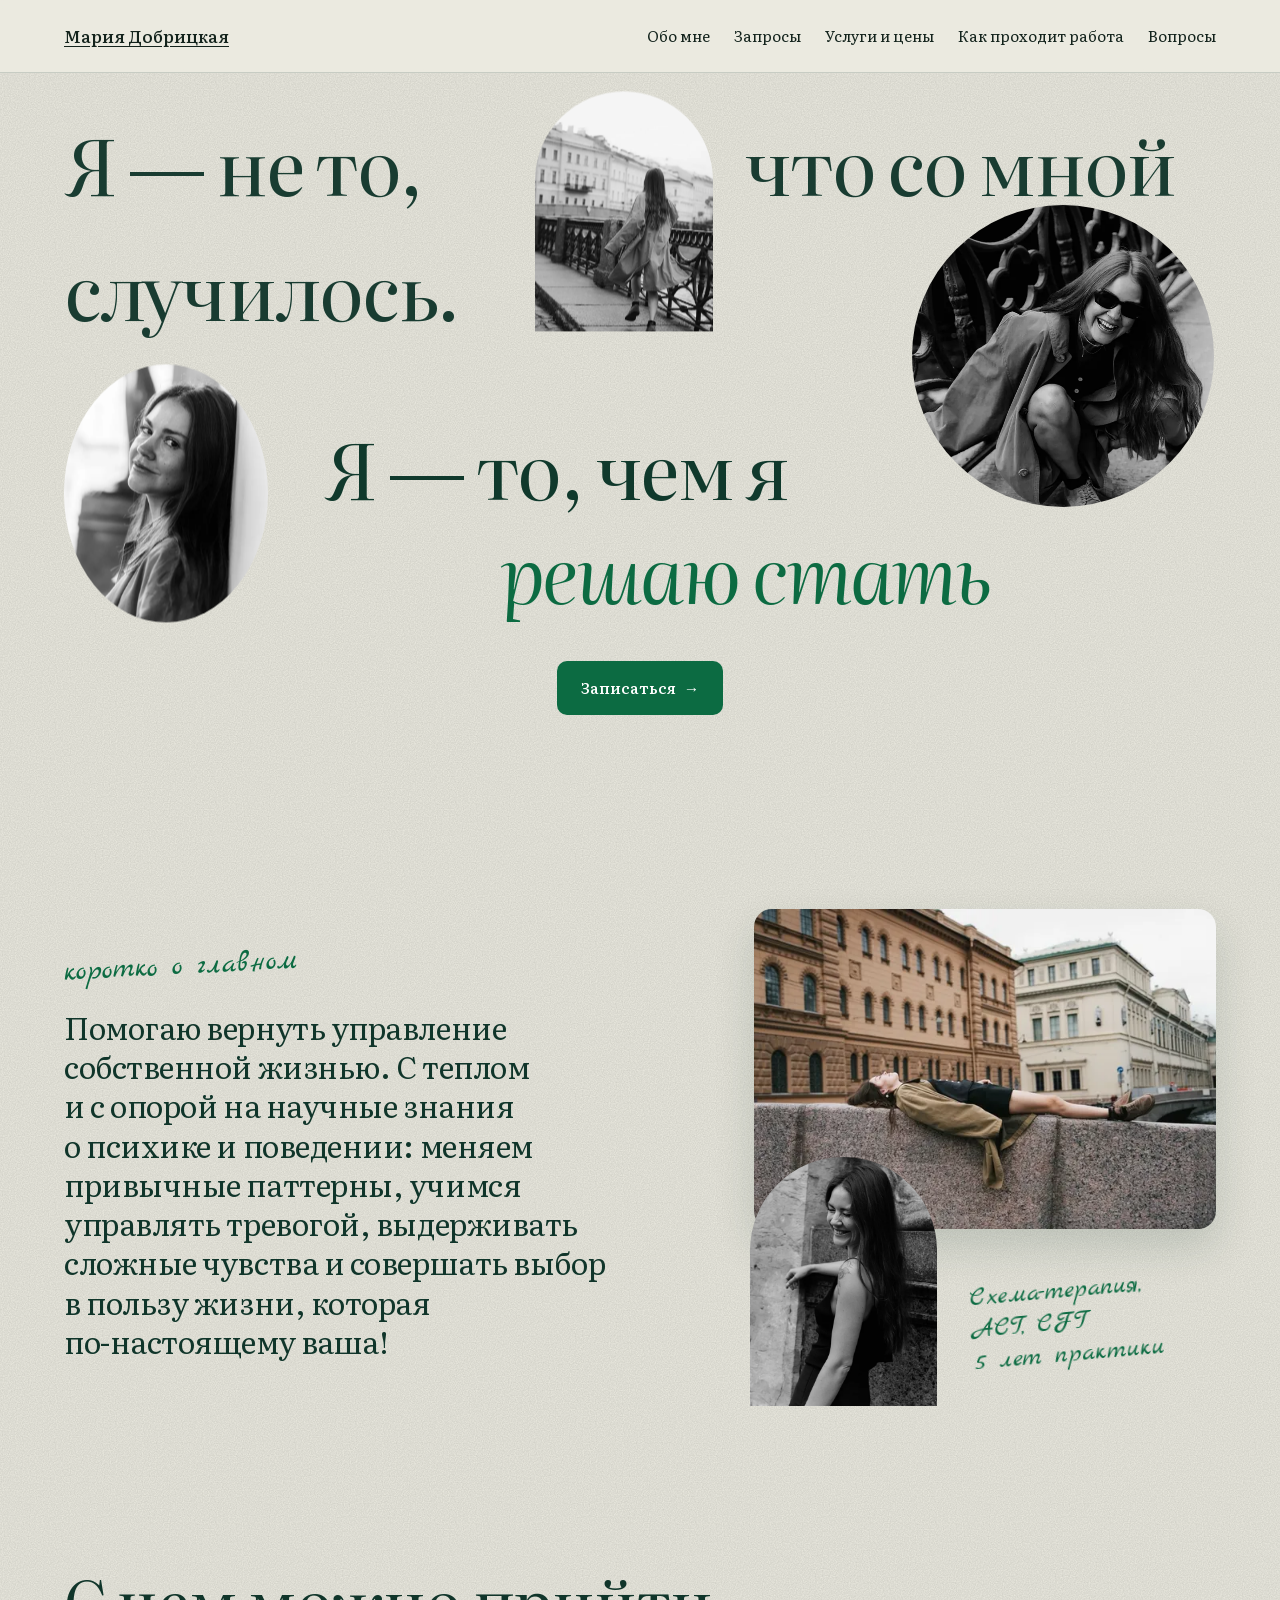
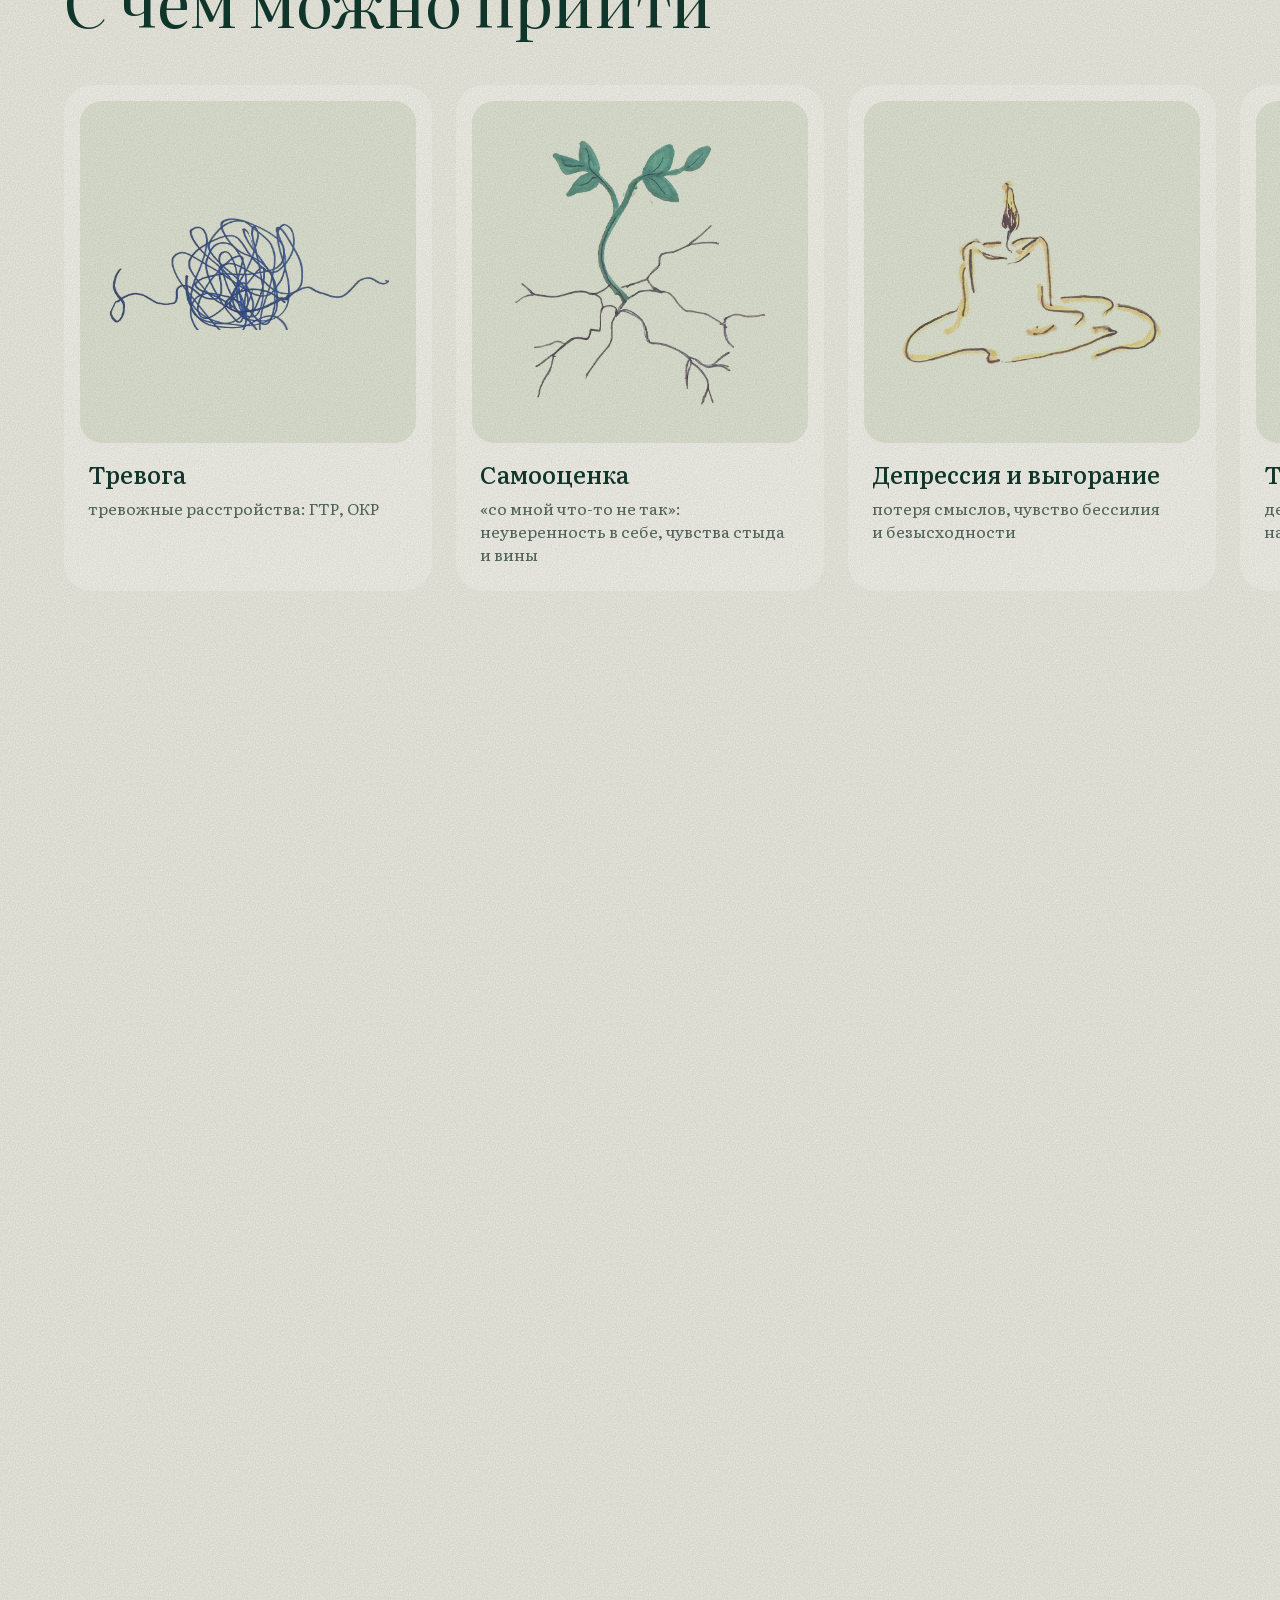
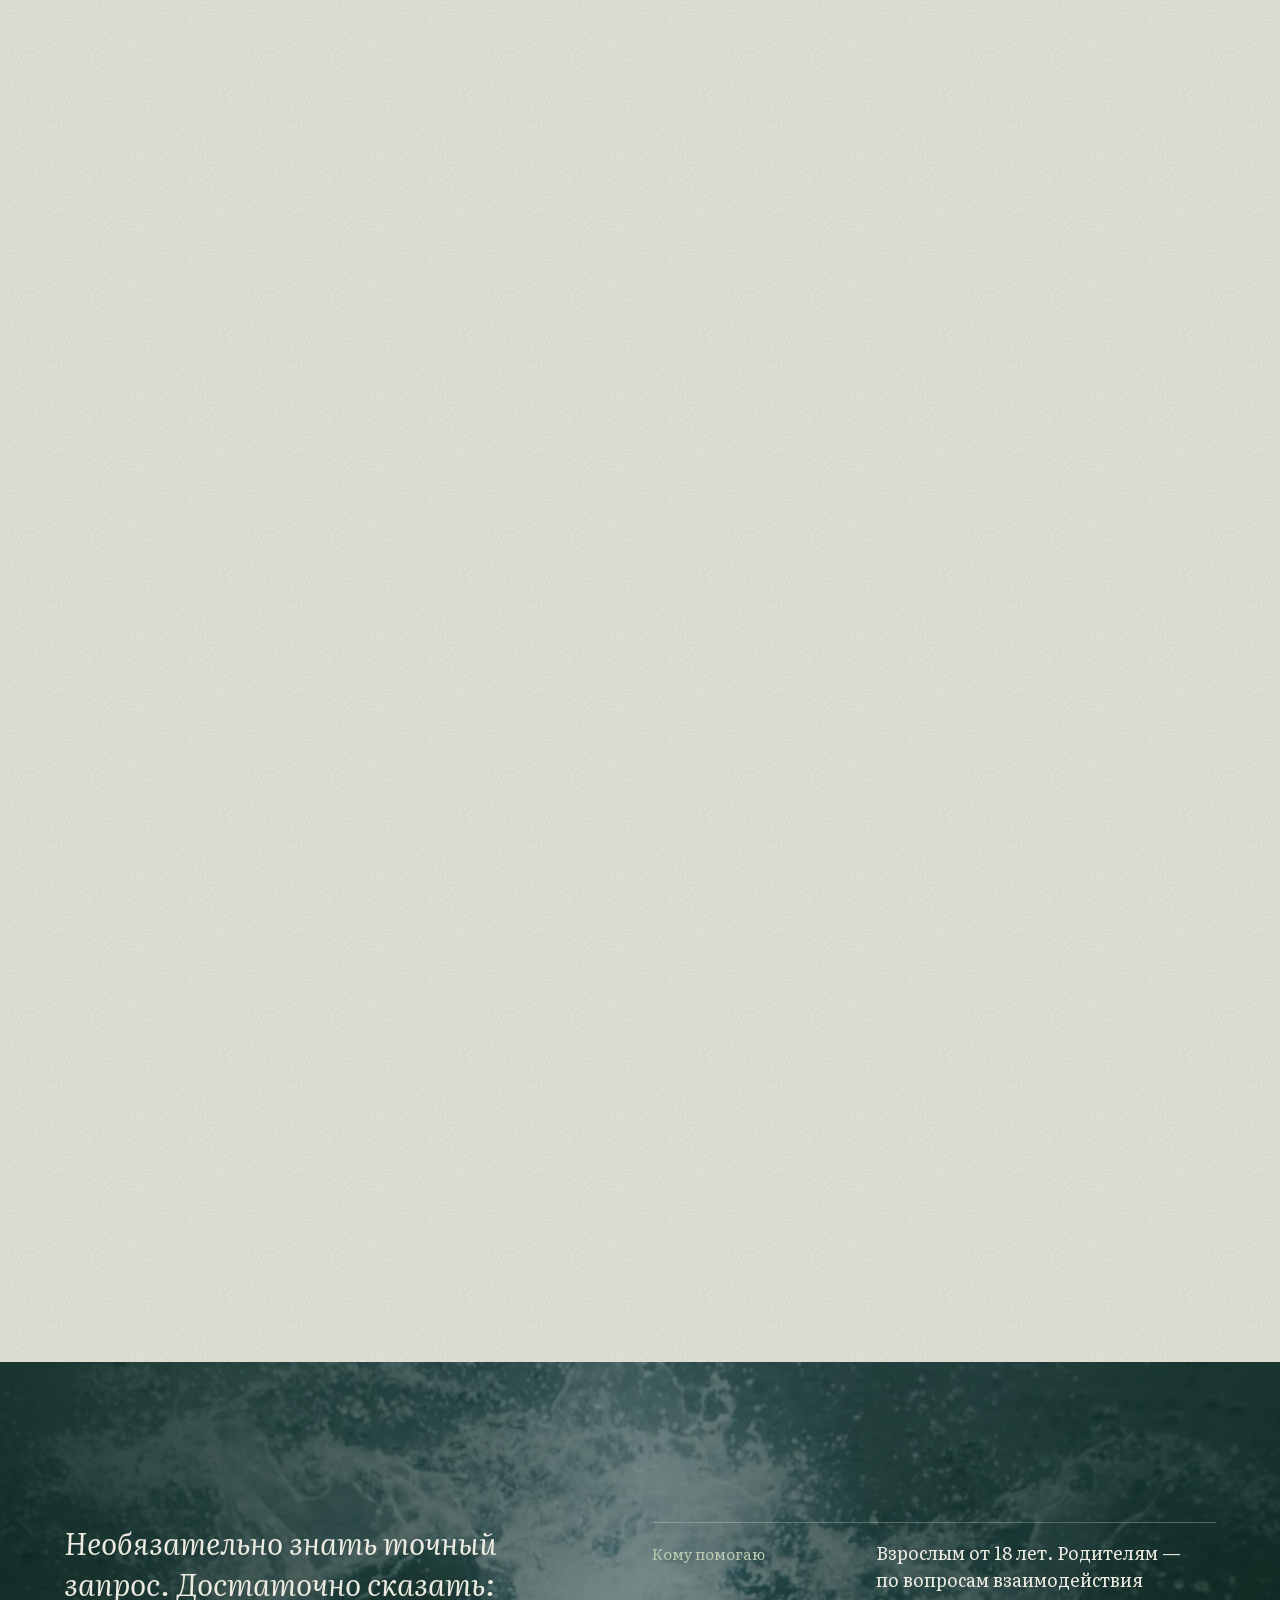
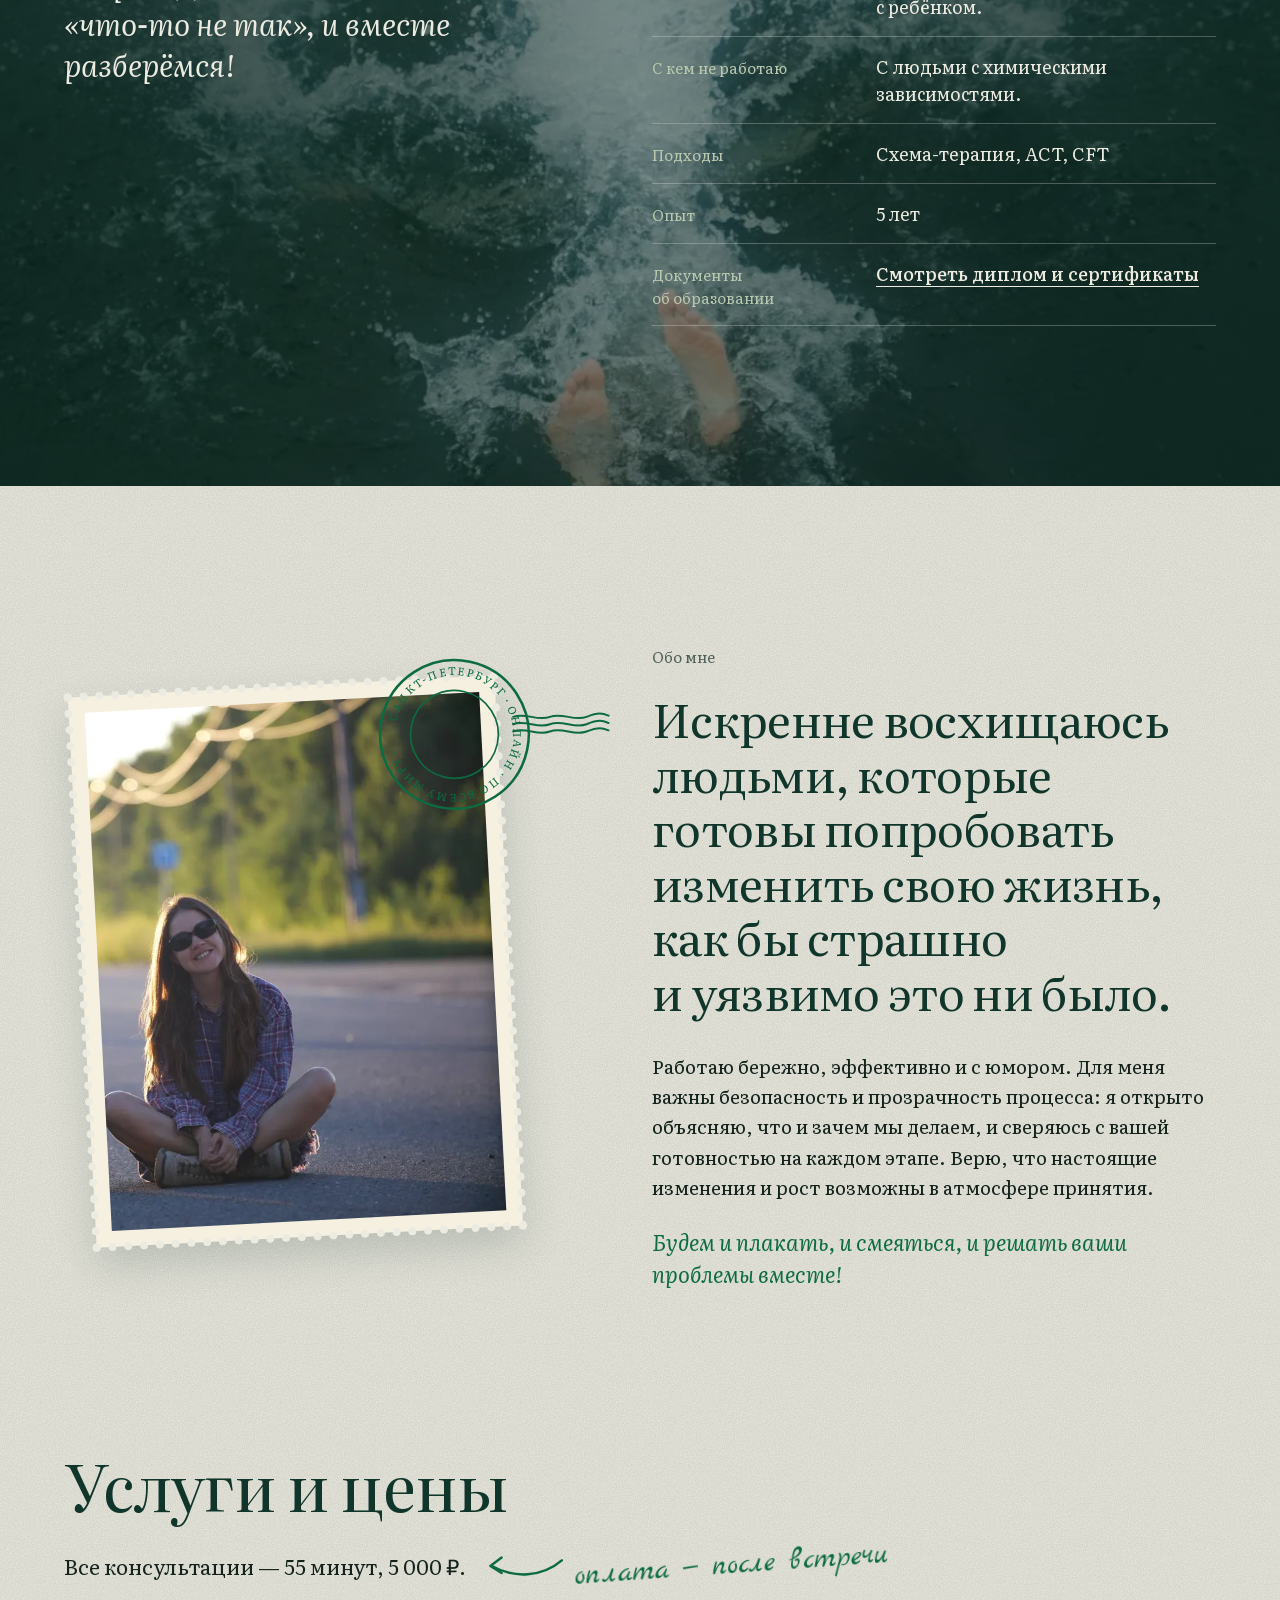
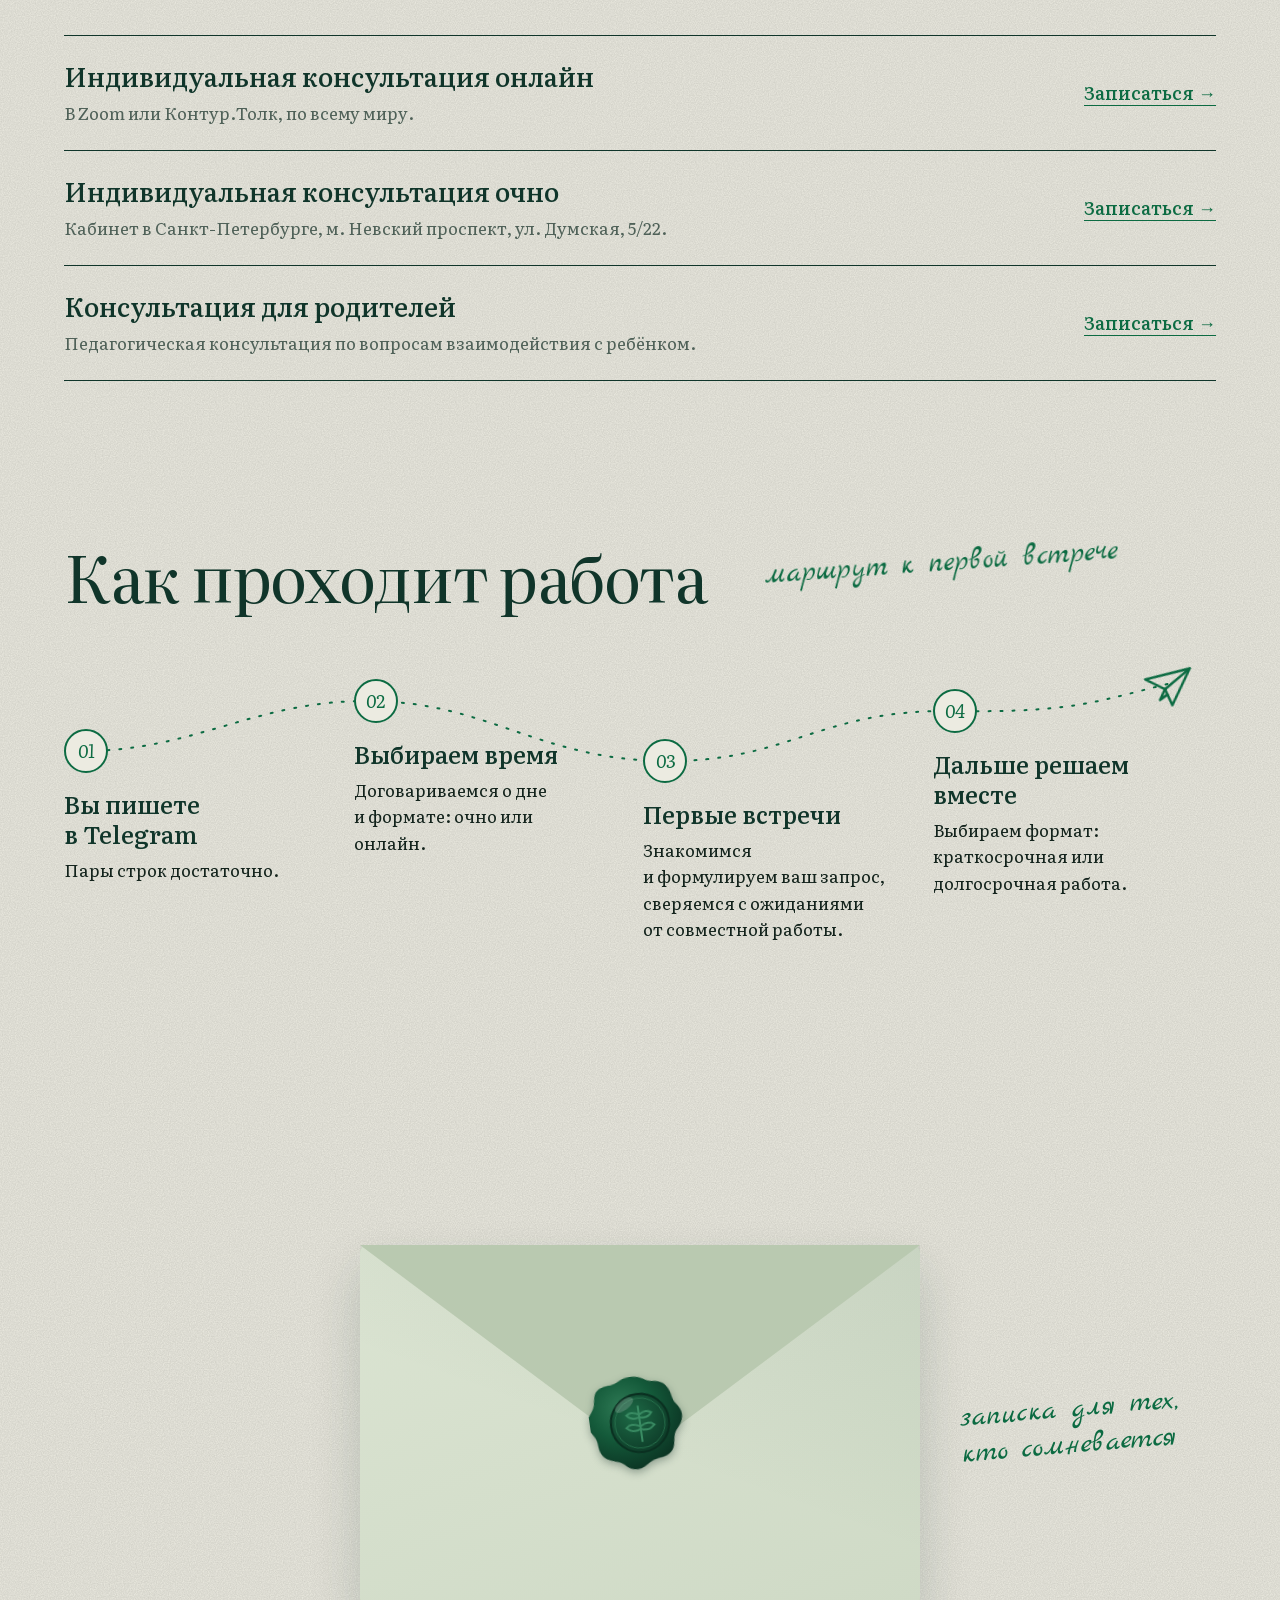
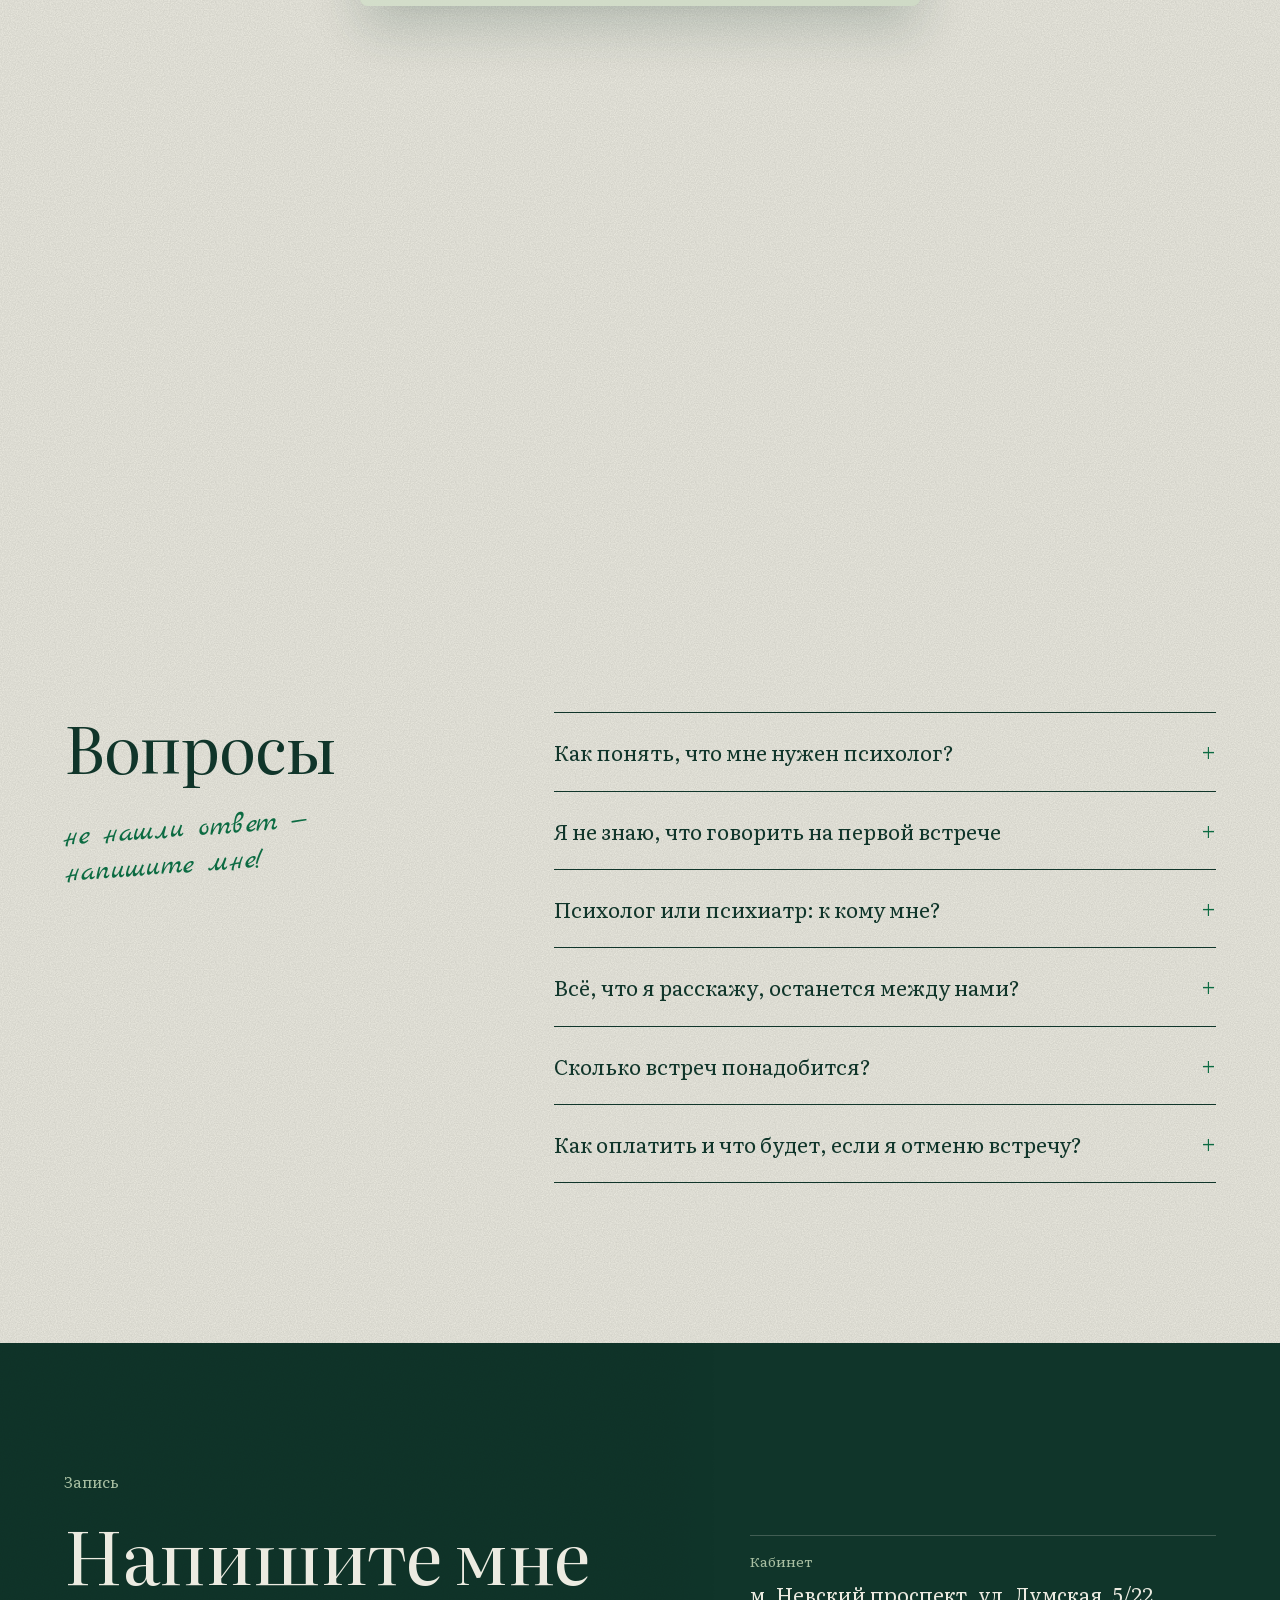
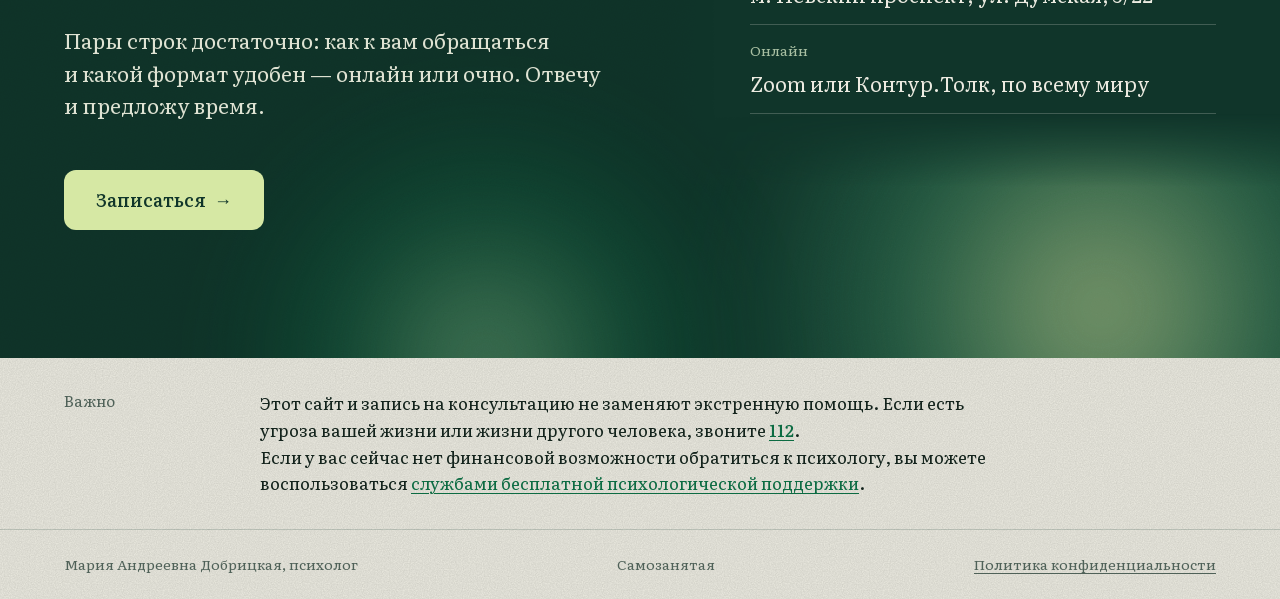
<file: index.html>
<!doctype html><html lang="ru"><head>
  <meta charset="utf-8">
  <meta name="viewport" content="width=device-width, initial-scale=1">
  <script>(function(d){d.classList.add("js");setTimeout(function(){d.classList.add("hero-go")},1200)})(document.documentElement)</script>
  <title>Психолог в Санкт-Петербурге и онлайн — Мария Добрицкая</title>
  <meta name="description" content="Психолог Мария Добрицкая: тревога, самооценка, депрессия и выгорание, травматичный опыт, отношения, ПРЛ. Схема-терапия, ACT, CFT. Очно в Санкт-Петербурге и онлайн, 55 минут — 5 000 ₽.">
  <meta name="msvalidate.01" content="0492FF2C87712CDA1D09F4A1246170C2">
  <meta name="theme-color" content="#10352A">
  <meta property="og:type" content="website">
  <meta property="og:locale" content="ru_RU">
  <meta property="og:title" content="Мария Добрицкая — психолог">
  <meta property="og:description" content="Схема-терапия, ACT, CFT. Помогаю с тревогой, отношениями, самооценкой, выгоранием и травматичным опытом. Онлайн по всему миру и очно в Санкт-Петербурге, 55 минут — 5 000 ₽.">
  <meta property="og:url" content="https://mashadobrik.ru/">
  <meta property="og:image" content="https://mashadobrik.ru/assets/og-2.jpg">
  <meta property="og:image:width" content="1200">
  <meta property="og:image:height" content="630">
  <link rel="canonical" href="https://mashadobrik.ru/">
  <meta name="twitter:card" content="summary_large_image">
  <script type="application/ld+json">
{
 "@context": "https://schema.org",
 "@graph": [
  {
   "@type": "WebSite",
   "@id": "https://mashadobrik.ru/#website",
   "url": "https://mashadobrik.ru/",
   "name": "Мария Добрицкая — психолог",
   "inLanguage": "ru"
  },
  {
   "@type": "Person",
   "@id": "https://mashadobrik.ru/#person",
   "name": "Мария Андреевна Добрицкая",
   "alternateName": [
    "Мария Добрицкая",
    "Маша Добрицкая"
   ],
   "jobTitle": "Психолог",
   "url": "https://mashadobrik.ru/",
   "image": "https://mashadobrik.ru/assets/og-2.jpg",
   "description": "Психолог в Санкт-Петербурге и онлайн. Работает в схема-терапии, ACT и CFT, 5 лет практики. Консультирует взрослых от 18 лет и родителей по вопросам взаимодействия с ребёнком.",
   "knowsAbout": [
    "тревога",
    "тревожные расстройства",
    "генерализованное тревожное расстройство (ГТР)",
    "обсессивно-компульсивное расстройство (ОКР)",
    "самооценка",
    "неуверенность в себе",
    "стыд и вина",
    "депрессия",
    "выгорание",
    "травматичный опыт",
    "КПТСР",
    "последствия сексуализированного насилия",
    "проблемы в отношениях",
    "детско-родительские отношения",
    "кризисы",
    "поиск идентичности",
    "пограничное расстройство личности (ПРЛ)",
    "схема-терапия",
    "терапия принятия и ответственности (ACT)",
    "терапия, сфокусированная на сострадании (CFT)"
   ],
   "knowsLanguage": "ru",
   "alumniOf": {
    "@type": "CollegeOrUniversity",
    "name": "Ленинградский государственный университет имени А. С. Пушкина"
   },
   "hasCredential": [
    {
     "@type": "EducationalOccupationalCredential",
     "name": "Диплом бакалавра, психолого-педагогическое образование",
     "credentialCategory": "degree",
     "recognizedBy": {
      "@type": "Organization",
      "name": "ЛГУ им. А. С. Пушкина"
     },
     "dateCreated": "2016"
    },
    {
     "@type": "EducationalOccupationalCredential",
     "name": "Схема-терапия, 76,5 ч",
     "credentialCategory": "certificate",
     "recognizedBy": {
      "@type": "Organization",
      "name": "Московский институт схема-терапии и центр «Форсайт»"
     },
     "dateCreated": "2022"
    },
    {
     "@type": "EducationalOccupationalCredential",
     "name": "Основы психологического консультирования",
     "credentialCategory": "certificate",
     "recognizedBy": {
      "@type": "Organization",
      "name": "Психологический центр «Форсайт»"
     }
    },
    {
     "@type": "EducationalOccupationalCredential",
     "name": "Терапия, сфокусированная на сострадании (CFT), 30 ч",
     "credentialCategory": "certificate",
     "recognizedBy": {
      "@type": "Organization",
      "name": "«Чистые когниции»"
     },
     "dateCreated": "2023"
    },
    {
     "@type": "EducationalOccupationalCredential",
     "name": "ACT в работе с психической травмой, 30 ч",
     "credentialCategory": "certificate",
     "recognizedBy": {
      "@type": "Organization",
      "name": "«Чистые когниции»"
     },
     "dateCreated": "2023"
    },
    {
     "@type": "EducationalOccupationalCredential",
     "name": "Терапия принятия и ответственности (ACT), 39 ак. ч",
     "credentialCategory": "certificate",
     "recognizedBy": {
      "@type": "Organization",
      "name": "«Чистые когниции»"
     },
     "dateCreated": "2025"
    }
   ],
   "sameAs": [
    "https://t.me/Maria_Dobrik"
   ],
   "worksFor": {
    "@id": "https://mashadobrik.ru/#practice"
   }
  },
  {
   "@type": "ProfessionalService",
   "@id": "https://mashadobrik.ru/#practice",
   "name": "Психолог Мария Добрицкая",
   "url": "https://mashadobrik.ru/",
   "image": "https://mashadobrik.ru/assets/og-2.jpg",
   "founder": {
    "@id": "https://mashadobrik.ru/#person"
   },
   "description": "Индивидуальные консультации психолога очно в Санкт-Петербурге и онлайн по всему миру. Схема-терапия, ACT, CFT.",
   "address": {
    "@type": "PostalAddress",
    "streetAddress": "ул. Думская, 5/22",
    "addressLocality": "Санкт-Петербург",
    "addressCountry": "RU"
   },
   "areaServed": [
    {
     "@type": "City",
     "name": "Санкт-Петербург"
    },
    {
     "@type": "Place",
     "name": "Онлайн, по всему миру"
    }
   ],
   "priceRange": "5 000 ₽ за 55 минут",
   "currenciesAccepted": "RUB",
   "paymentAccepted": "Перевод на карту",
   "contactPoint": {
    "@type": "ContactPoint",
    "contactType": "запись на консультацию",
    "url": "https://t.me/Maria_Dobrik",
    "availableLanguage": "ru"
   },
   "hasOfferCatalog": {
    "@type": "OfferCatalog",
    "name": "Услуги и цены",
    "itemListElement": [
     {
      "@type": "Offer",
      "name": "Индивидуальная консультация онлайн",
      "description": "55 минут, в Zoom или Контур.Толк, по всему миру",
      "price": "5000",
      "priceCurrency": "RUB",
      "priceSpecification": {
       "@type": "UnitPriceSpecification",
       "price": "5000",
       "priceCurrency": "RUB",
       "unitText": "консультация 55 минут"
      }
     },
     {
      "@type": "Offer",
      "name": "Индивидуальная консультация очно",
      "description": "55 минут, кабинет в Санкт-Петербурге, м. Невский проспект, ул. Думская, 5/22",
      "price": "5000",
      "priceCurrency": "RUB",
      "priceSpecification": {
       "@type": "UnitPriceSpecification",
       "price": "5000",
       "priceCurrency": "RUB",
       "unitText": "консультация 55 минут"
      }
     },
     {
      "@type": "Offer",
      "name": "Консультация для родителей",
      "description": "Педагогическая консультация по вопросам взаимодействия с ребёнком, 55 минут",
      "price": "5000",
      "priceCurrency": "RUB",
      "priceSpecification": {
       "@type": "UnitPriceSpecification",
       "price": "5000",
       "priceCurrency": "RUB",
       "unitText": "консультация 55 минут"
      }
     }
    ]
   }
  },
  {
   "@type": "FAQPage",
   "@id": "https://mashadobrik.ru/#faq",
   "mainEntity": [
    {
     "@type": "Question",
     "name": "Как понять, что мне нужен психолог?",
     "acceptedAnswer": {
      "@type": "Answer",
      "text": "Если что-то беспокоит, мешает жить так, как вам подходит, или хочется разобраться в себе, этого достаточно, чтобы прийти. Вы и ваши переживания важны."
     }
    },
    {
     "@type": "Question",
     "name": "Я не знаю, что говорить на первой встрече",
     "acceptedAnswer": {
      "@type": "Answer",
      "text": "Это нормально, когда непонятно, с чего начать и что именно беспокоит. Я буду рядом и помогу сориентироваться."
     }
    },
    {
     "@type": "Question",
     "name": "Психолог или психиатр: к кому мне?",
     "acceptedAnswer": {
      "@type": "Answer",
      "text": "Психолог не назначает лекарства и работает разговорными методами. Психиатр — врач: ставит диагнозы и при необходимости назначает лечение. Если у меня возникнут сомнения насчёт вашего состояния, я открыто скажу об этом и порекомендую проверенных психиатров."
     }
    },
    {
     "@type": "Question",
     "name": "Всё, что я расскажу, останется между нами?",
     "acceptedAnswer": {
      "@type": "Answer",
      "text": "Да, всё, что происходит между нами, строго конфиденциально. Исключение — ситуации, угрожающие вашей жизни."
     }
    },
    {
     "@type": "Question",
     "name": "Сколько встреч понадобится?",
     "acceptedAnswer": {
      "@type": "Answer",
      "text": "Это зависит от запроса, который мы определим на первых трёх встречах. Я работаю и в краткосрочном, и в долгосрочном формате."
     }
    },
    {
     "@type": "Question",
     "name": "Как оплатить и что будет, если я отменю встречу?",
     "acceptedAnswer": {
      "@type": "Answer",
      "text": "Оплата — переводом на карту сразу после встречи. Отменить или перенести консультацию можно не позднее чем за сутки: напишите мне в Telegram. Если отменить позже, оплачивается 50% стоимости. Правило действует в обе стороны: если встречу отменяю я, на следующую консультацию вы получаете скидку 50%."
     }
    }
   ]
  }
 ]
}
  </script>
  <link rel="icon" href="assets/favicon.svg" type="image/svg+xml">
  <link rel="preload" href="assets/fonts/literata-cyrillic.woff2" as="font" type="font/woff2" crossorigin>
  <link rel="stylesheet" href="assets/styles.css">
</head>
<body>
  <a class="skip" href="#main">К содержанию</a>

  <header class="top">
    <a class="top__name" href="#main">Мария Добрицкая</a>
    <button class="top__toggle" type="button" aria-expanded="false" aria-controls="nav">Меню</button>
    <nav class="top__nav" id="nav" aria-label="Разделы сайта">
      <a href="#about">Обо мне</a>
      <a href="#requests">Запросы</a>
      <a href="#services">Услуги и цены</a>
      <a href="#process">Как проходит работа</a>
      <a href="#faq">Вопросы</a>
    </nav>
  </header>

  <main id="main">

    <!-- ГЛАВНАЯ -->
    <section class="hero">
      <h1 class="visually-hidden">Мария Добрицкая — психолог в Санкт-Петербурге и онлайн</h1>
      <div class="hero__stage">
        <p class="slogan">
          <span class="sl s1">Я&nbsp;— не&nbsp;то,</span>
          <span class="sl s2">что со&nbsp;мной</span>
          <span class="sl s3">случилось<span class="s3__dot">.</span></span>
          <span class="sl-row">
            <span class="sl s4">Я&nbsp;— то,</span>
            <span class="sl s5">чем я</span>
          </span>
          <span class="sl-row sl-row--em">
            <em class="sl s6">решаю</em>
            <em class="sl s7">стать</em>
          </span>
        </p>
        <img class="hp p-walk" src="assets/photos/r-walk-1200.webp" srcset="assets/photos/r-walk-600.webp 600w, assets/photos/r-walk-1200.webp 1200w" sizes="(max-width: 1099px) 44vw, 28vw" alt="Мария идёт по набережной в Санкт-Петербурге" width="1200" height="1799">
        <img class="hp p-sun" src="assets/photos/f-sunglasses-1200.webp" srcset="assets/photos/f-sunglasses-600.webp 600w, assets/photos/f-sunglasses-1200.webp 1200w" sizes="(max-width: 1099px) 44vw, 28vw" alt="Мария в тёмных очках смеётся у ограды" width="1200" height="1500">
        <img class="hp p-face" src="assets/photos/f-face-1200.webp" srcset="assets/photos/f-face-600.webp 600w, assets/photos/f-face-1200.webp 1200w" sizes="(max-width: 1099px) 44vw, 28vw" alt="Портрет Марии Добрицкой" width="1200" height="1500" fetchpriority="high">
        <a class="btn hero__btn" href="https://t.me/Maria_Dobrik" target="_blank" rel="noopener">Записаться <span aria-hidden="true">→</span></a>
      </div>
    </section>

    <!-- КОРОТКО О ГЛАВНОМ -->
    <section class="sec short">
      <div class="short__text">
        <p class="note short__note">коротко о&nbsp;главном</p>
        <h2 class="short__phrase">Помогаю вернуть управление собственной жизнью. С&nbsp;теплом и&nbsp;с&nbsp;опорой на&nbsp;научные знания о&nbsp;психике и&nbsp;поведении: меняем привычные паттерны, учимся управлять тревогой, выдерживать сложные чувства и&nbsp;совершать выбор в&nbsp;пользу жизни, которая <span class="nowrap">по-настоящему</span> ваша!</h2>
      </div>
      <div class="short__photos">
        <p class="note short__creds"><span>Схема-терапия,</span> <span>ACT, CFT</span> <span>5&nbsp;лет практики</span></p>
        <img class="short__lying" src="assets/photos/r-lying-1200.webp" srcset="assets/photos/r-lying-600.webp 600w, assets/photos/r-lying-1200.webp 1200w" sizes="(max-width: 1099px) 90vw, 520px" alt="Мария лежит на гранитном парапете набережной" width="1200" height="800" loading="lazy">
        <img class="short__wall" src="assets/photos/r-wall-1200.webp" srcset="assets/photos/r-wall-600.webp 600w, assets/photos/r-wall-1200.webp 1200w" sizes="(max-width: 1099px) 40vw, 210px" alt="Мария смеётся у каменной стены" width="1200" height="1500" loading="lazy">
      </div>
    </section>

    <!-- ЗАПРОСЫ -->
    <section class="requests" id="requests">
      <div class="requests__scroller">
      <div class="requests__pin">
      <div class="requests__head">
        <h2 class="title">С&nbsp;чем можно прийти</h2>
        <p class="requests__hint" aria-hidden="true">Листайте вбок →</p>
      </div>

      <ul class="reqs" tabindex="0" aria-label="Запросы, с которыми можно прийти">
          <li class="req">
            <div class="req__art"><img src="assets/drawings/anxiety.webp" alt="Рисунок от руки: запутанный клубок" width="900" height="370" decoding="async"></div>
            <div class="req__text">
              <h3>Тревога</h3>
              <p>тревожные расстройства: ГТР, ОКР</p>
            </div>
          </li>
          <li class="req">
            <div class="req__art"><img src="assets/drawings/selfesteem.webp" alt="Рисунок от руки: росток с корнями" width="851" height="900" decoding="async"></div>
            <div class="req__text">
              <h3>Самооценка</h3>
              <p>«со&nbsp;мной что-то не&nbsp;так»: неуверенность в&nbsp;себе, чувства стыда и&nbsp;вины</p>
            </div>
          </li>
          <li class="req">
            <div class="req__art"><img src="assets/drawings/burnout.webp" alt="Рисунок от руки: оплывшая свеча" width="900" height="675" decoding="async"></div>
            <div class="req__text">
              <h3>Депрессия и&nbsp;выгорание</h3>
              <p>потеря смыслов, чувство бессилия и&nbsp;безысходности</p>
            </div>
          </li>
          <li class="req">
            <div class="req__art"><img src="assets/drawings/trauma.webp" alt="Рисунок от руки: зашитое сердце" width="595" height="900" decoding="async"></div>
            <div class="req__text">
              <h3>Травматичный опыт</h3>
              <p>детский опыт, сексуализированное насилие, КПТСР</p>
            </div>
          </li>
          <li class="req">
            <div class="req__art"><img src="assets/drawings/relations.webp" alt="Рисунок от руки: объятия" width="900" height="655" decoding="async"></div>
            <div class="req__text">
              <h3>Проблемы в&nbsp;отношениях</h3>
              <p>романтические, семейные, дружеские, детско-родительские</p>
            </div>
          </li>
          <li class="req">
            <div class="req__art"><img src="assets/drawings/crisis.webp" alt="Рисунок от руки: пересекающиеся дороги" width="900" height="752" decoding="async"></div>
            <div class="req__text">
              <h3>Кризисы</h3>
              <p>поиск идентичности, самореализация</p>
            </div>
          </li>
          <li class="req">
            <div class="req__art"><img src="assets/drawings/bpd.webp" alt="Рисунок от руки: человек в волнах" width="900" height="557" decoding="async"></div>
            <div class="req__text">
              <h3>ПРЛ</h3>
              <p>пограничное расстройство личности</p>
            </div>
          </li>
      </ul>
      </div>
      </div>
    </section>

    <!-- КОМУ ПОМОГАЮ -->
    <section class="who" aria-label="Кому помогаю">
      <div class="who__phrase">
        <p>Необязательно знать точный запрос. Достаточно сказать: «что-то не&nbsp;так», и&nbsp;вместе разберёмся!</p>
        <svg class="squiggle" viewBox="0 0 220 18" aria-hidden="true"><path pathLength="1" d="M4 12c40-6 120-10 210-8-60 2-120 6-170 10 30 0 60-2 80-2"/></svg>
      </div>
      <dl class="who__list">
        <div>
          <dt>Кому помогаю</dt>
          <dd>Взрослым от&nbsp;18&nbsp;лет. Родителям&nbsp;— по&nbsp;вопросам взаимодействия с&nbsp;ребёнком.</dd>
        </div>
        <div>
          <dt>С&nbsp;кем не&nbsp;работаю</dt>
          <dd>С&nbsp;людьми с&nbsp;химическими зависимостями.</dd>
        </div>
        <div>
          <dt>Подходы</dt>
          <dd>Схема-терапия, ACT, CFT</dd>
        </div>
        <div>
          <dt>Опыт</dt>
          <dd>5 лет</dd>
        </div>
        <div>
          <dt>Документы об&nbsp;образовании</dt>
          <dd><button class="docs-open" type="button" aria-haspopup="dialog" aria-controls="docs">Смотреть диплом и&nbsp;сертификаты</button></dd>
        </div>
      </dl>
    </section>

    <!-- ОБО МНЕ -->
    <section class="sec about" id="about">
      <div class="about__stage">
        <div class="postage">
          <img src="assets/photos/a-road-1200.webp" srcset="assets/photos/a-road-600.webp 600w, assets/photos/a-road-1200.webp 1200w" sizes="(max-width: 1099px) 75vw, 480px" alt="Мария сидит на асфальте и улыбается" width="1200" height="1583" loading="lazy">
        </div>
        <svg class="postmark" viewBox="0 0 200 200" role="img" aria-label="Почтовый штемпель: Санкт-Петербург, онлайн, по всему миру">
          <defs><path id="postmarkRing" d="M100 100 m-70 0 a70 70 0 1 1 140 0 a70 70 0 1 1 -140 0"/></defs>
          <circle cx="100" cy="100" r="88" fill="none" stroke="#0c6b42" stroke-width="3"/>
          <circle cx="100" cy="100" r="52" fill="none" stroke="#0c6b42" stroke-width="2"/>
          <text font-family="Literata, serif" font-size="13" letter-spacing="1.6" fill="#0c6b42"><textPath href="#postmarkRing">САНКТ-ПЕТЕРБУРГ · ОНЛАЙН · ПО ВСЕМУ МИРУ ·</textPath></text>
        </svg>
        <svg class="cancels" viewBox="0 0 160 40" aria-hidden="true"><path d="M2 8c20-8 40 8 60 0s40 8 60 0 26-6 36-2"/><path d="M2 20c20-8 40 8 60 0s40 8 60 0 26-6 36-2"/><path d="M2 32c20-8 40 8 60 0s40 8 60 0 26-6 36-2"/></svg>
      </div>
      <div class="about__text">
        <p class="label">Обо мне</p>
        <h2 class="about__title">Искренне восхищаюсь людьми, которые готовы попробовать изменить свою жизнь, как&nbsp;бы страшно и&nbsp;уязвимо это ни&nbsp;было.</h2>
        <p class="about__body">Работаю бережно, эффективно и&nbsp;с&nbsp;юмором. Для меня важны безопасность и&nbsp;прозрачность процесса: я открыто объясняю, что и&nbsp;зачем мы делаем, и&nbsp;сверяюсь с&nbsp;вашей готовностью на&nbsp;каждом этапе. Верю, что настоящие изменения и&nbsp;рост возможны в&nbsp;атмосфере принятия.</p>
        <p class="about__end">Будем и&nbsp;плакать, и&nbsp;смеяться, и&nbsp;решать ваши проблемы вместе!</p>
      </div>
    </section>

    <!-- УСЛУГИ И ЦЕНЫ -->
    <section class="sec services" id="services">
      <h2 class="title">Услуги и&nbsp;цены</h2>
      <div class="services__lead">
        <p>Все консультации&nbsp;— 55 минут, 5&nbsp;000&nbsp;₽.</p>
        <svg class="arrow services__arrow" viewBox="0 0 120 60" aria-hidden="true"><path d="M114 22C86 46 46 48 14 30"/><path d="M28 18L12 30l16 10"/></svg>
        <p class="note services__note">оплата&nbsp;— после встречи</p>
      </div>
      <ul class="offers">
        <li class="offer">
          <div>
            <h3>Индивидуальная консультация онлайн</h3>
            <p>В&nbsp;Zoom или Контур.Толк, по&nbsp;всему миру.</p>
          </div>
          <a class="offer__link" href="https://t.me/Maria_Dobrik" target="_blank" rel="noopener" aria-label="Записаться на онлайн-консультацию">Записаться →</a>
        </li>
        <li class="offer">
          <div>
            <h3>Индивидуальная консультация очно</h3>
            <p>Кабинет в&nbsp;Санкт-Петербурге, м.&nbsp;Невский проспект, ул.&nbsp;Думская, 5/22.</p>
          </div>
          <a class="offer__link" href="https://t.me/Maria_Dobrik" target="_blank" rel="noopener" aria-label="Записаться на очную консультацию">Записаться →</a>
        </li>
        <li class="offer">
          <div>
            <h3>Консультация для родителей</h3>
            <p>Педагогическая консультация по&nbsp;вопросам взаимодействия с&nbsp;ребёнком.</p>
          </div>
          <a class="offer__link" href="https://t.me/Maria_Dobrik" target="_blank" rel="noopener" aria-label="Записаться на консультацию для родителей">Записаться →</a>
        </li>
      </ul>
    </section>

    <!-- КАК ПРОХОДИТ РАБОТА -->
    <section class="process" id="process">
      <div class="process__head">
        <h2 class="title">Как проходит работа</h2>
        <p class="note process__note">маршрут к&nbsp;первой встрече</p>
      </div>
      <div class="route">
        <span class="route__line" aria-hidden="true"></span>
        <svg class="route__curve" viewBox="0 0 1312 140" preserveAspectRatio="none" aria-hidden="true"><defs><mask id="routeDraw" maskUnits="userSpaceOnUse" x="-20" y="-40" width="1360" height="220"><path class="route__pen" pathLength="1" d="M22 92C150 92 220 40 352 42S540 100 682 102 860 50 1012 52 1180 40 1290 18"/></mask></defs><path class="route__dash" mask="url(#routeDraw)" d="M22 92C150 92 220 40 352 42S540 100 682 102 860 50 1012 52 1180 40 1290 18"/></svg>
        <ol class="steps">
          <li>
            <span class="steps__num">01</span>
            <h3>Вы пишете в&nbsp;Telegram</h3>
            <p>Пары строк достаточно.</p>
          </li>
          <li>
            <span class="steps__num">02</span>
            <h3>Выбираем время</h3>
            <p>Договариваемся о&nbsp;дне и&nbsp;формате: очно или онлайн.</p>
          </li>
          <li>
            <span class="steps__num">03</span>
            <h3>Первые встречи</h3>
            <p>Знакомимся и&nbsp;формулируем ваш запрос, сверяемся с&nbsp;ожиданиями от&nbsp;совместной работы.</p>
          </li>
          <li>
            <span class="steps__num">04</span>
            <h3>Дальше решаем вместе</h3>
            <p>Выбираем формат: краткосрочная или долгосрочная работа.</p>
          </li>
        </ol>
        <svg class="route__plane" viewBox="0 0 64 64" aria-hidden="true"><path d="M6 30l52-22-14 48-12-18z"/><path d="M32 38L58 8"/><path d="M32 38l-4 14 8-8"/></svg>
      </div>
    </section>

    <!-- ЗАПИСКА В КОНВЕРТЕ: открывается при прокрутке -->
    <section class="letter" aria-label="Записка">
      <div class="letter__sticky">
        <div class="env">
          <div class="env__back" aria-hidden="true"></div>
          <div class="env__paper">
            <p class="env__text">Можно бояться и&nbsp;всё равно идти.</p>
          </div>
          <div class="env__front" aria-hidden="true"></div>
          <div class="env__flap" aria-hidden="true">
            <svg class="env__seal" viewBox="0 0 120 120" aria-hidden="true">
              <defs>
                <radialGradient id="wax" cx="38%" cy="32%" r="75%">
                  <stop offset="0" stop-color="#2f7a55"/>
                  <stop offset=".45" stop-color="#145a3a"/>
                  <stop offset="1" stop-color="#0a2f20"/>
                </radialGradient>
                <radialGradient id="waxInner" cx="40%" cy="35%" r="70%">
                  <stop offset="0" stop-color="#1d6a46"/>
                  <stop offset="1" stop-color="#0d3a27"/>
                </radialGradient>
              </defs>
              <path d="M60 4c9 1 13 7 21 8s14 3 18 11 2 13 7 20 7 12 4 20-9 10-11 18-1 15-9 20-14 2-22 6-13 9-22 7-10-8-18-11-15-4-19-12-1-14-5-21-8-12-6-20 8-11 10-18 1-15 9-19 14-1 22-5 13-5 21-4z" fill="url(#wax)"/>
              <circle cx="60" cy="60" r="35" fill="url(#waxInner)" stroke="#0a2f20" stroke-width="2.5"/>
              <circle cx="60" cy="60" r="30" fill="none" stroke="#2c7a53" stroke-width="1.2" opacity=".8"/>
              <g fill="none" stroke="#3c8f66" stroke-width="2.4" stroke-linecap="round" opacity=".95">
                <path d="M60 82V40"/>
                <path d="M60 50c-6-4-11-4-15-1 4 5 9 6 15 4"/>
                <path d="M60 50c6-4 11-4 15-1-4 5-9 6-15 4"/>
                <path d="M60 64c-7-4-13-4-17 0 5 5 11 6 17 3"/>
                <path d="M60 64c7-4 13-4 17 0-5 5-11 6-17 3"/>
              </g>
              <ellipse cx="44" cy="36" rx="13" ry="6" fill="#fff" opacity=".18" transform="rotate(-30 44 36)"/>
            </svg>
          </div>
          <p class="note letter__note">записка для тех, кто сомневается</p>
        </div>
      </div>
    </section>

    <!-- FAQ -->
    <section class="sec faq" id="faq">
      <div class="faq__head">
        <h2 class="title">Вопросы</h2>
        <p class="note faq__note">не нашли ответ&nbsp;—<br>напишите мне!</p>
      </div>
      <div class="faq__list">
        <details>
          <summary>Как понять, что мне нужен психолог?</summary>
          <p>Если что-то беспокоит, мешает жить так, как вам подходит, или хочется разобраться в&nbsp;себе, этого достаточно, чтобы прийти. Вы и&nbsp;ваши переживания важны.</p>
        </details>
        <details>
          <summary>Я не&nbsp;знаю, что говорить на&nbsp;первой встрече</summary>
          <p>Это нормально, когда непонятно, с&nbsp;чего начать и&nbsp;что именно беспокоит. Я буду рядом и&nbsp;помогу сориентироваться.</p>
        </details>
        <details>
          <summary>Психолог или психиатр: к&nbsp;кому мне?</summary>
          <p>Психолог не&nbsp;назначает лекарства и&nbsp;работает разговорными методами. Психиатр — врач: ставит диагнозы и&nbsp;при необходимости назначает лечение. Если у&nbsp;меня возникнут сомнения насчёт вашего состояния, я открыто скажу об&nbsp;этом и&nbsp;порекомендую проверенных психиатров.</p>
        </details>
        <details>
          <summary>Всё, что я расскажу, останется между нами?</summary>
          <p>Да, всё, что происходит между нами, строго конфиденциально. Исключение — ситуации, угрожающие вашей жизни.</p>
        </details>
        <details>
          <summary>Сколько встреч понадобится?</summary>
          <p>Это зависит от&nbsp;запроса, который мы определим на&nbsp;первых трёх встречах. Я работаю и&nbsp;в&nbsp;краткосрочном, и&nbsp;в&nbsp;долгосрочном формате.</p>
        </details>
        <details>
          <summary>Как оплатить и&nbsp;что будет, если я отменю встречу?</summary>
          <p>Оплата — переводом на&nbsp;карту сразу после встречи. Отменить или перенести консультацию можно не&nbsp;позднее чем за&nbsp;сутки: напишите мне в&nbsp;Telegram. Если отменить позже, оплачивается 50% стоимости. Правило действует в&nbsp;обе стороны: если встречу отменяю я, на&nbsp;следующую консультацию вы получаете скидку 50%.</p>
        </details>
      </div>
    </section>

    <!-- ЗАПИСЬ -->
    <section class="booking" id="booking">
      <div class="glow" aria-hidden="true"><span class="glow__a"></span><span class="glow__b"></span></div>
      <div class="booking__main">
        <p class="label booking__label">Запись</p>
        <h2 class="booking__title">Напишите мне</h2>
        <p class="booking__text">Пары строк достаточно: как к&nbsp;вам обращаться и&nbsp;какой формат удобен&nbsp;— онлайн или очно. Отвечу и&nbsp;предложу время.</p>
        <a class="btn btn--lime" href="https://t.me/Maria_Dobrik" target="_blank" rel="noopener">Записаться <span aria-hidden="true">→</span></a>
      </div>
      <dl class="booking__contacts" id="contacts">
        <div>
          <dt>Кабинет</dt>
          <dd>м.&nbsp;Невский проспект, ул.&nbsp;Думская, 5/22</dd>
        </div>
        <div>
          <dt>Онлайн</dt>
          <dd>Zoom или Контур.Толк, по&nbsp;всему миру</dd>
        </div>
      </dl>
    </section>

    <aside class="emergency" aria-label="Важно">
      <p class="label">Важно</p>
      <p class="emergency__text">Этот сайт и&nbsp;запись на&nbsp;консультацию не&nbsp;заменяют экстренную помощь. Если есть угроза вашей жизни или жизни другого человека, звоните <a href="tel:112"><strong>112</strong></a>.</p>
      <p class="emergency__text">Если у&nbsp;вас сейчас нет финансовой возможности обратиться к&nbsp;психологу, вы можете воспользоваться <a class="emergency__link" href="help.html">службами бесплатной психологической поддержки</a>.</p>
    </aside>
  </main>

  <dialog class="docs" id="docs" aria-labelledby="docs-title">
    <div class="docs__head">
      <h2 class="docs__title" id="docs-title">Документы об&nbsp;образовании</h2>
      <button class="docs__close" type="button" aria-label="Закрыть">✕</button>
    </div>
    <ul class="docs__list">
        <li>
          <a class="docs__img" href="assets/docs/diploma-1600.webp" target="_blank" rel="noopener" aria-label="Диплом бакалавра: открыть крупно"><img src="assets/docs/diploma-700.webp" srcset="assets/docs/diploma-700.webp 700w, assets/docs/diploma-1600.webp 1600w" sizes="(max-width: 720px) 90vw, 520px" alt="Диплом бакалавра — Мария Добрицкая" width="1600" height="1067" loading="lazy"></a>
          <p class="docs__name">Диплом бакалавра</p>
          <p class="docs__meta">ЛГУ им. А.&nbsp;С.&nbsp;Пушкина, психолого-педагогическое образование, 2016</p>
        </li>
        <li>
          <a class="docs__img" href="assets/docs/schema-1600.webp" target="_blank" rel="noopener" aria-label="Схема-терапия: открыть крупно"><img src="assets/docs/schema-700.webp" srcset="assets/docs/schema-700.webp 700w, assets/docs/schema-1600.webp 1600w" sizes="(max-width: 720px) 90vw, 520px" alt="Схема-терапия — Мария Добрицкая" width="1067" height="1600" loading="lazy"></a>
          <p class="docs__name">Схема-терапия</p>
          <p class="docs__meta">Московский институт схема-терапии и&nbsp;центр «Форсайт», 2021–2022, 76,5&nbsp;ч</p>
        </li>
        <li>
          <a class="docs__img" href="assets/docs/counseling-1600.webp" target="_blank" rel="noopener" aria-label="Основы психологического консультирования: открыть крупно"><img src="assets/docs/counseling-700.webp" srcset="assets/docs/counseling-700.webp 700w, assets/docs/counseling-1600.webp 1600w" sizes="(max-width: 720px) 90vw, 520px" alt="Основы психологического консультирования — Мария Добрицкая" width="1067" height="1600" loading="lazy"></a>
          <p class="docs__name">Основы психологического консультирования</p>
          <p class="docs__meta">Психологический центр «Форсайт»</p>
        </li>
        <li>
          <a class="docs__img" href="assets/docs/cft-1600.webp" target="_blank" rel="noopener" aria-label="Терапия, сфокусированная на сострадании (CFT): открыть крупно"><img src="assets/docs/cft-700.webp" srcset="assets/docs/cft-700.webp 700w, assets/docs/cft-1600.webp 1600w" sizes="(max-width: 720px) 90vw, 520px" alt="Терапия, сфокусированная на сострадании (CFT) — Мария Добрицкая" width="1600" height="1067" loading="lazy"></a>
          <p class="docs__name">Терапия, сфокусированная на&nbsp;сострадании (CFT)</p>
          <p class="docs__meta">«Чистые когниции», базовый курс, 2023, 30&nbsp;ч</p>
        </li>
        <li>
          <a class="docs__img" href="assets/docs/act-trauma-1600.webp" target="_blank" rel="noopener" aria-label="ACT в работе с психической травмой: открыть крупно"><img src="assets/docs/act-trauma-700.webp" srcset="assets/docs/act-trauma-700.webp 700w, assets/docs/act-trauma-1600.webp 1600w" sizes="(max-width: 720px) 90vw, 520px" alt="ACT в работе с психической травмой — Мария Добрицкая" width="1600" height="1067" loading="lazy"></a>
          <p class="docs__name">ACT в&nbsp;работе с&nbsp;психической травмой</p>
          <p class="docs__meta">«Чистые когниции», 2023, 30&nbsp;ч</p>
        </li>
        <li>
          <a class="docs__img" href="assets/docs/act-1600.webp" target="_blank" rel="noopener" aria-label="Терапия принятия и ответственности (ACT): открыть крупно"><img src="assets/docs/act-700.webp" srcset="assets/docs/act-700.webp 700w, assets/docs/act-1600.webp 1600w" sizes="(max-width: 720px) 90vw, 520px" alt="Терапия принятия и ответственности (ACT) — Мария Добрицкая" width="1600" height="1128" loading="lazy"></a>
          <p class="docs__name">Терапия принятия и&nbsp;ответственности (ACT)</p>
          <p class="docs__meta">«Чистые когниции», базовый курс, 2024–2025, 39&nbsp;ак.&nbsp;ч</p>
        </li>
    </ul>
  </dialog>

  <footer class="foot">
    <p>Мария Андреевна Добрицкая, психолог</p>
    <p>Самозанятая</p>
    <a href="privacy.html">Политика конфиденциальности</a>
  </footer>

  <script src="assets/script.js" defer></script>
</body>
</html>
</file>
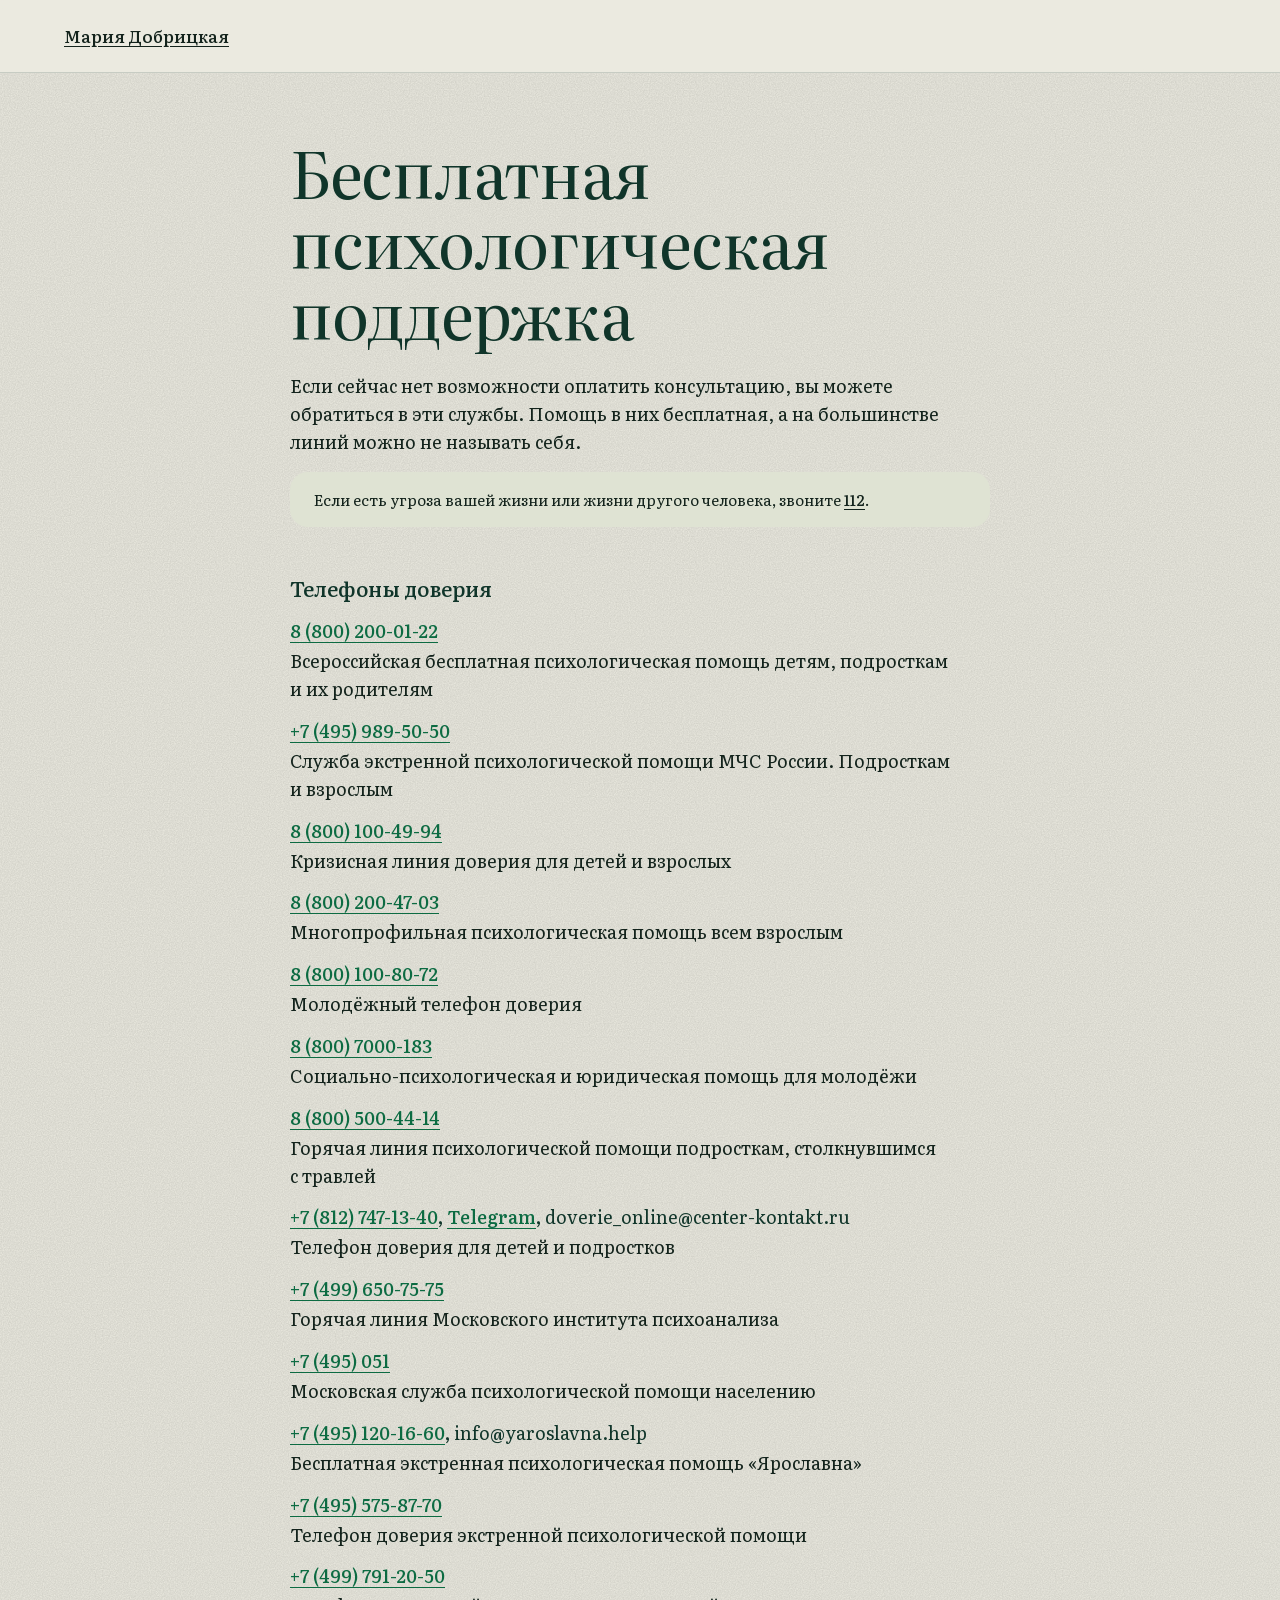
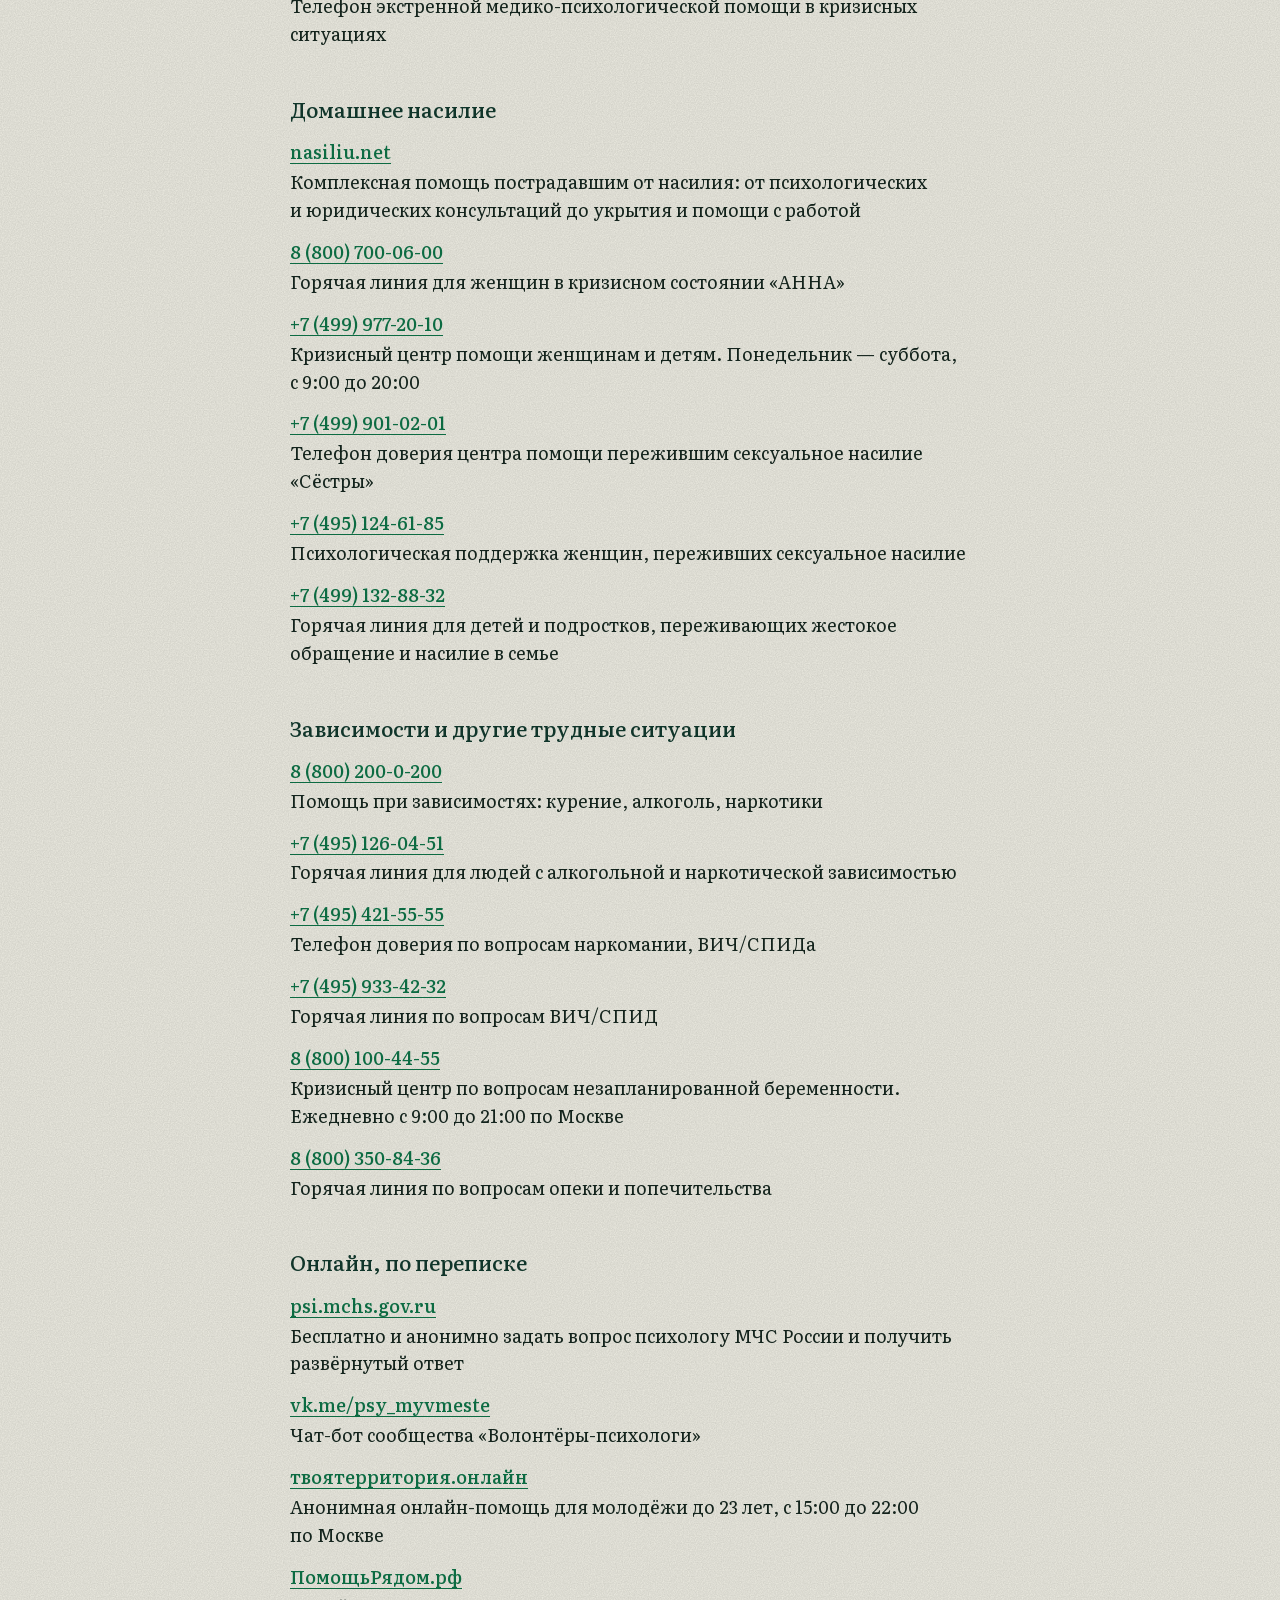
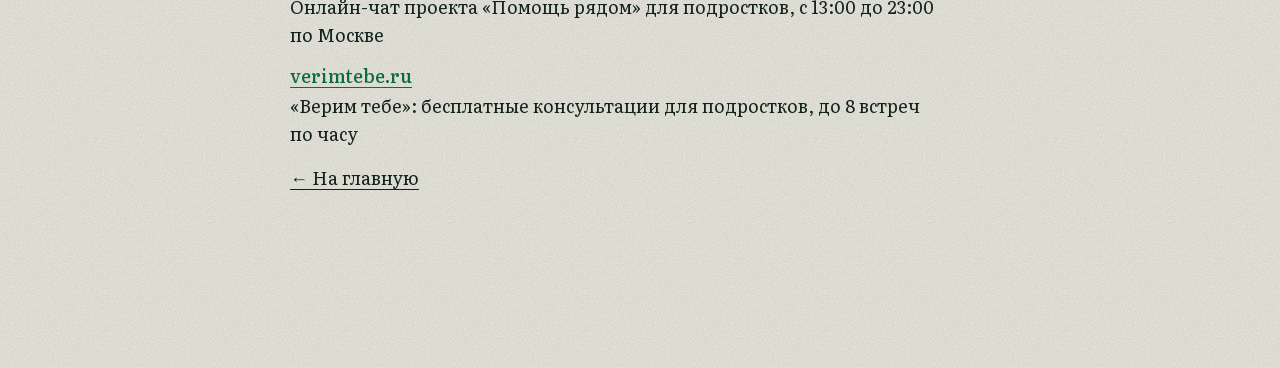
<file: help.html>
<!doctype html><html lang="ru"><head>
  <meta charset="utf-8">
  <meta name="viewport" content="width=device-width, initial-scale=1">
  <title>Бесплатная психологическая помощь — Мария Добрицкая</title>
  <meta name="description" content="Бесплатные службы психологической поддержки: телефоны доверия, кризисные центры и онлайн-помощь.">
  <link rel="canonical" href="https://mashadobrik.ru/help.html">
  <meta name="theme-color" content="#10352A">
  <link rel="icon" href="assets/favicon.svg" type="image/svg+xml">
  <link rel="preload" href="assets/fonts/literata-cyrillic.woff2" as="font" type="font/woff2" crossorigin>
  <link rel="stylesheet" href="assets/styles.css">
</head>
<body>
  <header class="top">
    <a class="top__name" href="index.html">Мария Добрицкая</a>
  </header>

  <main class="legal">
    <h1>Бесплатная психологическая поддержка</h1>

    <p>Если сейчас нет возможности оплатить консультацию, вы можете обратиться в&nbsp;эти службы. Помощь в&nbsp;них бесплатная, а&nbsp;на&nbsp;большинстве линий можно не&nbsp;называть себя.</p>
    <p class="legal__note">Если есть угроза вашей жизни или жизни другого человека, звоните <a href="tel:112"><strong>112</strong></a>.</p>

    <h2>Телефоны доверия</h2>
    <ul class="help">
      <li><span class="help__contact"><a class="help__tel" href="tel:+78002000122">8&nbsp;(800)&nbsp;200-01-22</a></span> <span class="help__what">Всероссийская бесплатная психологическая помощь детям, подросткам и&nbsp;их&nbsp;родителям</span></li>
      <li><span class="help__contact"><a class="help__tel" href="tel:+74959895050">+7&nbsp;(495)&nbsp;989-50-50</a></span> <span class="help__what">Служба экстренной психологической помощи МЧС России. Подросткам и&nbsp;взрослым</span></li>
      <li><span class="help__contact"><a class="help__tel" href="tel:+78001004994">8&nbsp;(800)&nbsp;100-49-94</a></span> <span class="help__what">Кризисная линия доверия для детей и&nbsp;взрослых</span></li>
      <li><span class="help__contact"><a class="help__tel" href="tel:+78002004703">8&nbsp;(800)&nbsp;200-47-03</a></span> <span class="help__what">Многопрофильная психологическая помощь всем взрослым</span></li>
      <li><span class="help__contact"><a class="help__tel" href="tel:+78001008072">8&nbsp;(800)&nbsp;100-80-72</a></span> <span class="help__what">Молодёжный телефон доверия</span></li>
      <li><span class="help__contact"><a class="help__tel" href="tel:+78007000183">8&nbsp;(800)&nbsp;7000-183</a></span> <span class="help__what">Социально-психологическая и&nbsp;юридическая помощь для молодёжи</span></li>
      <li><span class="help__contact"><a class="help__tel" href="tel:+78005004414">8&nbsp;(800)&nbsp;500-44-14</a></span> <span class="help__what">Горячая линия психологической помощи подросткам, столкнувшимся с&nbsp;травлей</span></li>
      <li><span class="help__contact"><a class="help__tel" href="tel:+78127471340">+7&nbsp;(812)&nbsp;747-13-40</a>, <a href="https://t.me/Doverie_online" target="_blank" rel="noopener">Telegram</a>, <span class="help__mail">doverie_online@center-kontakt.ru</span></span> <span class="help__what">Телефон доверия для детей и&nbsp;подростков</span></li>
      <li><span class="help__contact"><a class="help__tel" href="tel:+74996507575">+7&nbsp;(499)&nbsp;650-75-75</a></span> <span class="help__what">Горячая линия Московского института психоанализа</span></li>
      <li><span class="help__contact"><a class="help__tel" href="tel:+7495051">+7&nbsp;(495)&nbsp;051</a></span> <span class="help__what">Московская служба психологической помощи населению</span></li>
      <li><span class="help__contact"><a class="help__tel" href="tel:+74951201660">+7&nbsp;(495)&nbsp;120-16-60</a>, <span class="help__mail">info@yaroslavna.help</span></span> <span class="help__what">Бесплатная экстренная психологическая помощь «Ярославна»</span></li>
      <li><span class="help__contact"><a class="help__tel" href="tel:+74955758770">+7&nbsp;(495)&nbsp;575-87-70</a></span> <span class="help__what">Телефон доверия экстренной психологической помощи</span></li>
      <li><span class="help__contact"><a class="help__tel" href="tel:+74997912050">+7&nbsp;(499)&nbsp;791-20-50</a></span> <span class="help__what">Телефон экстренной медико-психологической помощи в&nbsp;кризисных ситуациях</span></li>
    </ul>

    <h2>Домашнее насилие</h2>
    <ul class="help">
      <li><span class="help__contact"><a href="https://nasiliu.net" target="_blank" rel="noopener">nasiliu.net</a></span> <span class="help__what">Комплексная помощь пострадавшим от&nbsp;насилия: от&nbsp;психологических и&nbsp;юридических консультаций до&nbsp;укрытия и&nbsp;помощи с&nbsp;работой</span></li>
      <li><span class="help__contact"><a class="help__tel" href="tel:+78007000600">8&nbsp;(800)&nbsp;700-06-00</a></span> <span class="help__what">Горячая линия для женщин в&nbsp;кризисном состоянии «АННА»</span></li>
      <li><span class="help__contact"><a class="help__tel" href="tel:+74999772010">+7&nbsp;(499)&nbsp;977-20-10</a></span> <span class="help__what">Кризисный центр помощи женщинам и&nbsp;детям. Понедельник&nbsp;— суббота, с&nbsp;9:00 до&nbsp;20:00</span></li>
      <li><span class="help__contact"><a class="help__tel" href="tel:+74999010201">+7&nbsp;(499)&nbsp;901-02-01</a></span> <span class="help__what">Телефон доверия центра помощи пережившим сексуальное насилие «Сёстры»</span></li>
      <li><span class="help__contact"><a class="help__tel" href="tel:+74951246185">+7&nbsp;(495)&nbsp;124-61-85</a></span> <span class="help__what">Психологическая поддержка женщин, переживших сексуальное насилие</span></li>
      <li><span class="help__contact"><a class="help__tel" href="tel:+74991328832">+7&nbsp;(499)&nbsp;132-88-32</a></span> <span class="help__what">Горячая линия для детей и&nbsp;подростков, переживающих жестокое обращение и&nbsp;насилие в&nbsp;семье</span></li>
    </ul>

    <h2>Зависимости и&nbsp;другие трудные ситуации</h2>
    <ul class="help">
      <li><span class="help__contact"><a class="help__tel" href="tel:+78002000200">8&nbsp;(800)&nbsp;200-0-200</a></span> <span class="help__what">Помощь при зависимостях: курение, алкоголь, наркотики</span></li>
      <li><span class="help__contact"><a class="help__tel" href="tel:+74951260451">+7&nbsp;(495)&nbsp;126-04-51</a></span> <span class="help__what">Горячая линия для людей с&nbsp;алкогольной и&nbsp;наркотической зависимостью</span></li>
      <li><span class="help__contact"><a class="help__tel" href="tel:+74954215555">+7&nbsp;(495)&nbsp;421-55-55</a></span> <span class="help__what">Телефон доверия по&nbsp;вопросам наркомании, ВИЧ/СПИДа</span></li>
      <li><span class="help__contact"><a class="help__tel" href="tel:+74959334232">+7&nbsp;(495)&nbsp;933-42-32</a></span> <span class="help__what">Горячая линия по&nbsp;вопросам ВИЧ/СПИД</span></li>
      <li><span class="help__contact"><a class="help__tel" href="tel:+78001004455">8&nbsp;(800)&nbsp;100-44-55</a></span> <span class="help__what">Кризисный центр по&nbsp;вопросам незапланированной беременности. Ежедневно с&nbsp;9:00 до&nbsp;21:00 по&nbsp;Москве</span></li>
      <li><span class="help__contact"><a class="help__tel" href="tel:+78003508436">8&nbsp;(800)&nbsp;350-84-36</a></span> <span class="help__what">Горячая линия по&nbsp;вопросам опеки и&nbsp;попечительства</span></li>
    </ul>

    <h2>Онлайн, по&nbsp;переписке</h2>
    <ul class="help">
      <li><span class="help__contact"><a href="https://psi.mchs.gov.ru" target="_blank" rel="noopener">psi.mchs.gov.ru</a></span> <span class="help__what">Бесплатно и&nbsp;анонимно задать вопрос психологу МЧС России и&nbsp;получить развёрнутый ответ</span></li>
      <li><span class="help__contact"><a href="https://vk.me/psy_myvmeste" target="_blank" rel="noopener">vk.me/psy_myvmeste</a></span> <span class="help__what">Чат-бот сообщества «Волонтёры-психологи»</span></li>
      <li><span class="help__contact"><a href="https://твоятерритория.онлайн" target="_blank" rel="noopener">твоятерритория.онлайн</a></span> <span class="help__what">Анонимная онлайн-помощь для молодёжи до&nbsp;23&nbsp;лет, с&nbsp;15:00 до&nbsp;22:00 по&nbsp;Москве</span></li>
      <li><span class="help__contact"><a href="https://помощьрядом.рф" target="_blank" rel="noopener">ПомощьРядом.рф</a></span> <span class="help__what">Онлайн-чат проекта «Помощь рядом» для подростков, с&nbsp;13:00 до&nbsp;23:00 по&nbsp;Москве</span></li>
      <li><span class="help__contact"><a href="https://verimtebe.ru/contact_us/" target="_blank" rel="noopener">verimtebe.ru</a></span> <span class="help__what">«Верим тебе»: бесплатные консультации для подростков, до&nbsp;8&nbsp;встреч по&nbsp;часу</span></li>
    </ul>

    <p><a href="index.html">← На&nbsp;главную</a></p>
  </main>
</body>
</html>
</file>
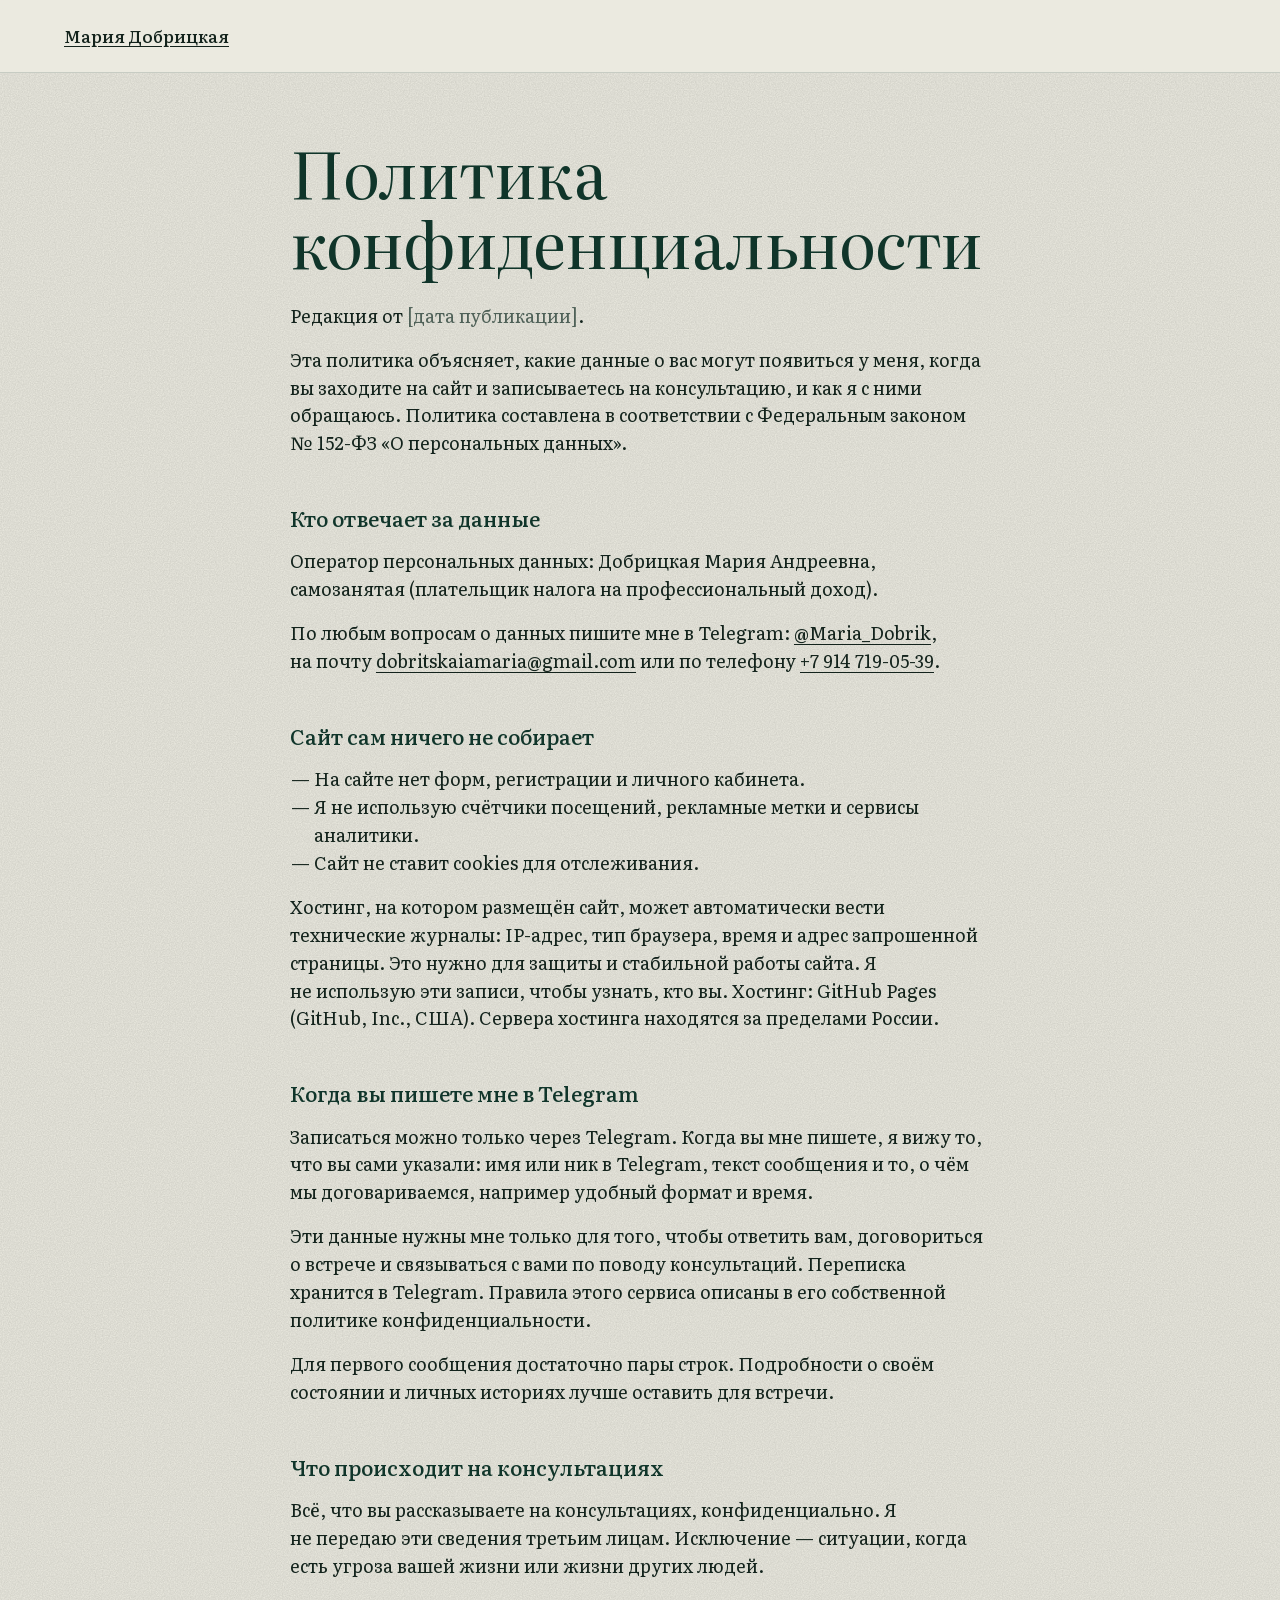
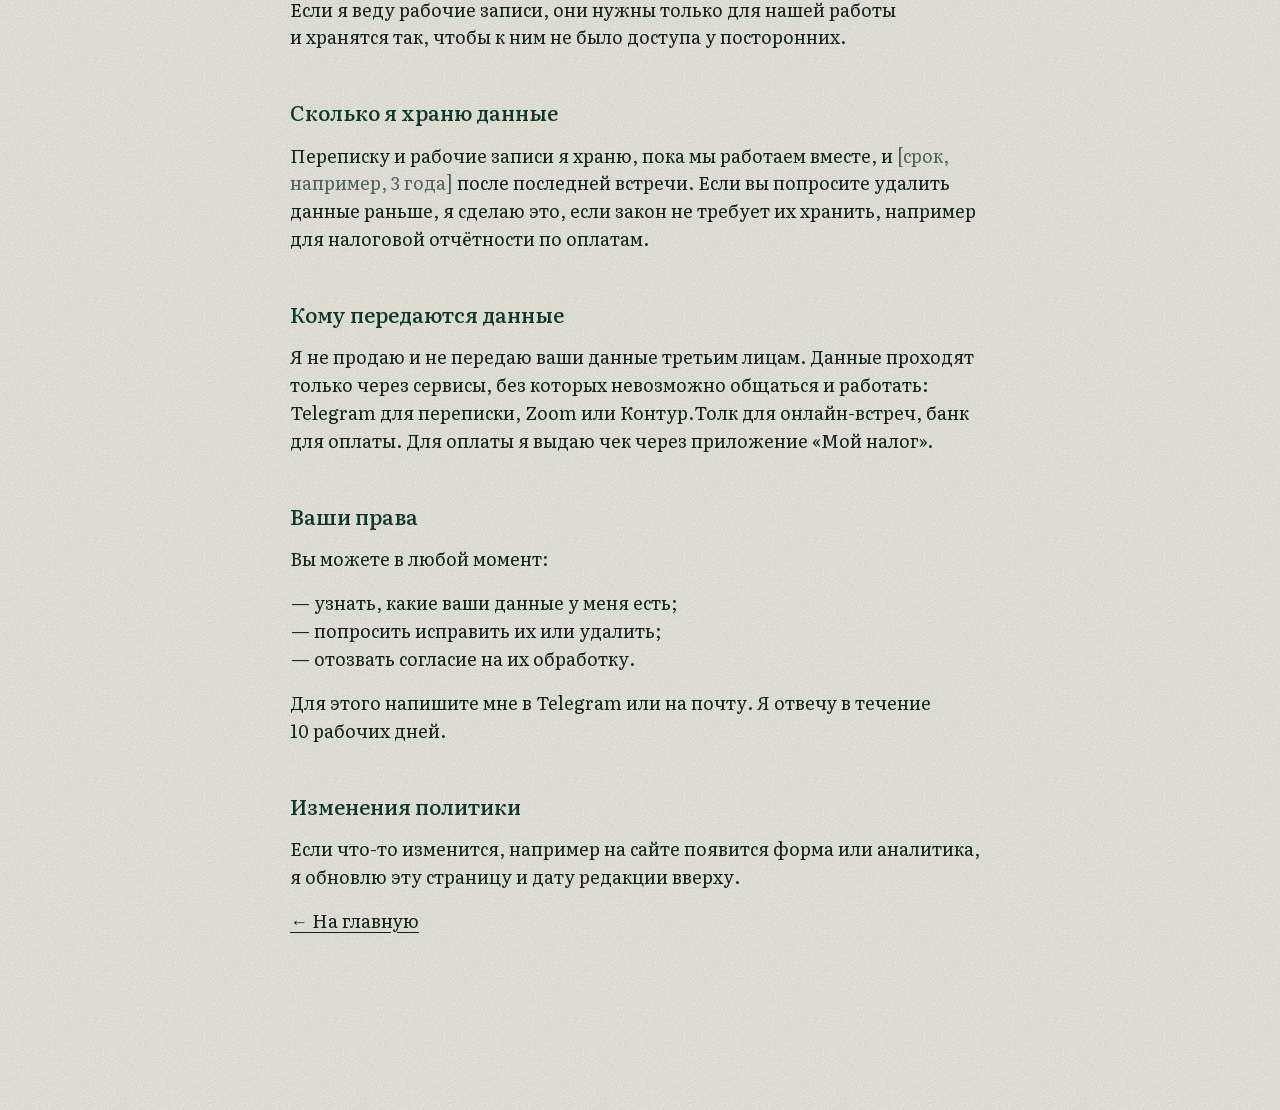
<file: privacy.html>
<!doctype html><html lang="ru"><head>
  <meta charset="utf-8">
  <meta name="viewport" content="width=device-width, initial-scale=1">
  <title>Политика конфиденциальности — Мария Добрицкая</title>
  <meta name="robots" content="noindex">
  <meta name="theme-color" content="#10352A">
  <link rel="icon" href="assets/favicon.svg" type="image/svg+xml">
  <link rel="preload" href="assets/fonts/literata-cyrillic.woff2" as="font" type="font/woff2" crossorigin>
  <link rel="stylesheet" href="assets/styles.css">
</head>
<body>
  <header class="top">
    <a class="top__name" href="index.html">Мария Добрицкая</a>
  </header>

  <main class="legal">
    <h1>Политика конфиденциальности</h1>

    <p>Редакция от <span class="ph">[дата публикации]</span>.</p>

    <p>Эта политика объясняет, какие данные о&nbsp;вас могут появиться у&nbsp;меня, когда вы заходите на&nbsp;сайт и&nbsp;записываетесь на&nbsp;консультацию, и&nbsp;как я с&nbsp;ними обращаюсь. Политика составлена в&nbsp;соответствии с&nbsp;Федеральным законом №&nbsp;152-ФЗ «О&nbsp;персональных данных».</p>

    <h2>Кто отвечает за&nbsp;данные</h2>
    <p>Оператор персональных данных: Добрицкая Мария Андреевна, самозанятая (плательщик налога на&nbsp;профессиональный доход).</p>
    <p>По&nbsp;любым вопросам о&nbsp;данных пишите мне в&nbsp;Telegram: <a href="https://t.me/Maria_Dobrik" target="_blank" rel="noopener">@Maria_Dobrik</a>, на&nbsp;почту <a href="mailto:dobritskaiamaria@gmail.com">dobritskaiamaria@gmail.com</a> или по&nbsp;телефону <a href="tel:+79147190539">+7&nbsp;914&nbsp;719-05-39</a>.</p>

    <h2>Сайт сам ничего не&nbsp;собирает</h2>
    <ul>
      <li>На&nbsp;сайте нет форм, регистрации и&nbsp;личного кабинета.</li>
      <li>Я не&nbsp;использую счётчики посещений, рекламные метки и&nbsp;сервисы аналитики.</li>
      <li>Сайт не&nbsp;ставит cookies для отслеживания.</li>
    </ul>
    <p>Хостинг, на&nbsp;котором размещён сайт, может автоматически вести технические журналы: IP-адрес, тип браузера, время и&nbsp;адрес запрошенной страницы. Это нужно для защиты и&nbsp;стабильной работы сайта. Я не&nbsp;использую эти записи, чтобы узнать, кто вы. Хостинг: GitHub Pages (GitHub, Inc., США). Сервера хостинга находятся за&nbsp;пределами России.</p>

    <h2>Когда вы пишете мне в&nbsp;Telegram</h2>
    <p>Записаться можно только через Telegram. Когда вы мне пишете, я вижу то, что вы сами указали: имя или ник в&nbsp;Telegram, текст сообщения и&nbsp;то, о&nbsp;чём мы договариваемся, например удобный формат и&nbsp;время.</p>
    <p>Эти данные нужны мне только для того, чтобы ответить вам, договориться о&nbsp;встрече и&nbsp;связываться с&nbsp;вами по&nbsp;поводу консультаций. Переписка хранится в&nbsp;Telegram. Правила этого сервиса описаны в&nbsp;его собственной политике конфиденциальности.</p>
    <p>Для первого сообщения достаточно пары строк. Подробности о&nbsp;своём состоянии и&nbsp;личных историях лучше оставить для встречи.</p>

    <h2>Что происходит на&nbsp;консультациях</h2>
    <p>Всё, что вы рассказываете на&nbsp;консультациях, конфиденциально. Я не&nbsp;передаю эти сведения третьим лицам. Исключение — ситуации, когда есть угроза вашей жизни или жизни других людей.</p>
    <p>Если я веду рабочие записи, они нужны только для нашей работы и&nbsp;хранятся так, чтобы к&nbsp;ним не&nbsp;было доступа у&nbsp;посторонних.</p>

    <h2>Сколько я храню данные</h2>
    <p>Переписку и&nbsp;рабочие записи я храню, пока мы работаем вместе, и&nbsp;<span class="ph">[срок, например, 3&nbsp;года]</span> после последней встречи. Если вы попросите удалить данные раньше, я сделаю это, если закон не&nbsp;требует их&nbsp;хранить, например для налоговой отчётности по&nbsp;оплатам.</p>

    <h2>Кому передаются данные</h2>
    <p>Я не&nbsp;продаю и&nbsp;не&nbsp;передаю ваши данные третьим лицам. Данные проходят только через сервисы, без которых невозможно общаться и&nbsp;работать: Telegram для переписки, Zoom или Контур.Толк для онлайн-встреч, банк для оплаты. Для оплаты я выдаю чек через приложение «Мой налог».</p>

    <h2>Ваши права</h2>
    <p>Вы можете в&nbsp;любой момент:</p>
    <ul>
      <li>узнать, какие ваши данные у&nbsp;меня есть;</li>
      <li>попросить исправить их&nbsp;или удалить;</li>
      <li>отозвать согласие на&nbsp;их&nbsp;обработку.</li>
    </ul>
    <p>Для этого напишите мне в&nbsp;Telegram или на&nbsp;почту. Я отвечу в&nbsp;течение 10&nbsp;рабочих дней.</p>

    <h2>Изменения политики</h2>
    <p>Если что-то изменится, например на&nbsp;сайте появится форма или аналитика, я обновлю эту страницу и&nbsp;дату редакции вверху.</p>

    <p><a href="index.html">← На&nbsp;главную</a></p>
  </main>
</body>
</html>
</file>
<file: assets/styles.css>
/* ------------------------------------------------------------------
   Сайт Марии Добрицкой. Машины правки, версия 4: «дневник путешественника».
   Цвета, шрифты и отступы меняются здесь, в :root.
   Раскладка: до 1099 px одна колонка (на планшете по центру, 560 px),
   от 1100 px десктоп по макету 1440.
------------------------------------------------------------------- */
/* Шрифты хранятся на сайте (assets/fonts), без Google Fonts */
@font-face { font-family: "Literata"; font-style: normal; font-weight: 400 500; font-display: swap; src: url("fonts/literata-cyrillic.woff2") format("woff2"); unicode-range: U+0301, U+0400-045F, U+0490-0491, U+04B0-04B1, U+2116; }
@font-face { font-family: "Literata"; font-style: normal; font-weight: 400 500; font-display: swap; src: url("fonts/literata-latin.woff2") format("woff2"); unicode-range: U+0000-00FF, U+0131, U+0152-0153, U+02BB-02BC, U+02C6, U+02DA, U+02DC, U+0304, U+0308, U+0329, U+2000-206F, U+20AC, U+2122, U+2191, U+2193, U+2212, U+2215, U+FEFF, U+FFFD; }
@font-face { font-family: "Literata"; font-style: italic; font-weight: 400; font-display: swap; src: url("fonts/literata-italic-cyrillic.woff2") format("woff2"); unicode-range: U+0301, U+0400-045F, U+0490-0491, U+04B0-04B1, U+2116; }
@font-face { font-family: "Literata"; font-style: italic; font-weight: 400; font-display: swap; src: url("fonts/literata-italic-latin.woff2") format("woff2"); unicode-range: U+0000-00FF, U+0131, U+0152-0153, U+02BB-02BC, U+02C6, U+02DA, U+02DC, U+0304, U+0308, U+0329, U+2000-206F, U+20AC, U+2122, U+2191, U+2193, U+2212, U+2215, U+FEFF, U+FFFD; }
@font-face { font-family: "Marck Script"; font-style: normal; font-weight: 400; font-display: swap; src: url("fonts/marck-cyrillic.woff2") format("woff2"); unicode-range: U+0301, U+0400-045F, U+0490-0491, U+04B0-04B1, U+2116; }
@font-face { font-family: "Marck Script"; font-style: normal; font-weight: 400; font-display: swap; src: url("fonts/marck-latin.woff2") format("woff2"); unicode-range: U+0000-00FF, U+0131, U+0152-0153, U+02BB-02BC, U+02C6, U+02DA, U+02DC, U+0304, U+0308, U+0329, U+2000-206F, U+20AC, U+2122, U+2191, U+2193, U+2212, U+2215, U+FEFF, U+FFFD; }

:root {
  --paper: #ecebe1;
  --paper-deep: #dfe3d3;
  --card: #f2f1e9;
  --cream: #f6f0e1;
  --sage: #a8bfa2;
  --sage-light: #b9c9b0;
  --green: #0c6b42;
  --forest: #10352a;
  --forest-deep: #0a241c;
  --ink: #13231c;
  --lime: #d6e8a4;
  --hint: #4f6158;
  --tape: rgba(214, 190, 160, .72);
  --line-dark: rgba(236, 235, 225, .22);
  --f-body: "Literata", Georgia, serif;
  --f-script: "Marck Script", "Segoe Script", cursive; /* рукописные заметки и записка */

  --h2: 36px;
  --note: 24px;
  --label: 14px;

  /* Отступы: шкала 8, 16, 24, 32, 48, 64, 96, 128, 160. Значения десктопа — в блоке min-width: 1100px. */
  --gutter: 20px;
  --edge: max(var(--gutter), calc((100vw - 560px) / 2 + var(--gutter))); /* левый край всех блоков */
  --section: 96px;
  --letter-gap: 160px;
  --head-gap: 32px;
  --top-h: 61px;
  --k: calc(min(100vw, 560px) / 390); /* масштаб фото-композиций */
  --grain: url("data:image/svg+xml,%3Csvg xmlns='http://www.w3.org/2000/svg' width='240' height='240'%3E%3Cfilter id='n' x='0' y='0' width='100%25' height='100%25'%3E%3CfeTurbulence type='fractalNoise' baseFrequency='.85' numOctaves='2' stitchTiles='stitch'/%3E%3CfeColorMatrix values='0 0 0 0 0 0 0 0 0 0 0 0 0 0 0 0 0 0 .13 0'/%3E%3C/filter%3E%3Crect width='100%25' height='100%25' filter='url(%23n)'/%3E%3C/svg%3E");
}

*, *::before, *::after { box-sizing: border-box; }
html { scroll-behavior: smooth; scroll-padding-top: calc(var(--top-h) + 16px); -webkit-text-size-adjust: 100%; }
body {
  margin: 0;
  background: var(--paper) var(--grain);
  color: var(--ink);
  font: 400 1rem/1.55 var(--f-body);
  overflow-x: hidden;
}
img { display: block; max-width: 100%; height: auto; }
h1, h2, h3, p, ul, ol, dl, dd, figure { margin: 0; padding: 0; }
ul, ol { list-style: none; }
strong { font-weight: 500; }
a { color: inherit; text-underline-offset: .2em; }
:focus-visible { outline: 2px solid var(--green); outline-offset: 3px; }
.who :focus-visible, .booking :focus-visible { outline-color: var(--lime); }

.skip { position: absolute; left: -999px; top: 8px; z-index: 50; background: var(--forest); color: var(--paper); padding: 8px 16px; }
.skip:focus { left: 8px; }

/* Общие элементы */
.sec { padding-inline: var(--edge); padding-bottom: var(--section); }
.title { font: 400 var(--h2)/1.1 var(--f-body); letter-spacing: -.02em; color: var(--forest); text-wrap: balance; }
.label { font-size: var(--label); line-height: 1.4; color: var(--hint); }
.note { font: 400 var(--note)/1.2 var(--f-script); color: var(--green); transform: rotate(-4deg); }
.arrow { fill: none; stroke: var(--green); stroke-width: 2.5; stroke-linecap: round; stroke-linejoin: round; height: auto; }
.arrow path { vector-effect: non-scaling-stroke; }

/* Ещё не заполнено: квадратные скобки и приглушённый цвет */
.ph { color: var(--hint); }

.btn {
  display: inline-flex; align-items: center; justify-content: center; gap: 8px;
  min-height: 52px; padding: 8px 24px;
  border: 0; border-radius: 10px;
  background: var(--green); color: #fff;
  font: 500 1rem/1.2 var(--f-body);
  text-decoration: none; cursor: pointer;
  transition: background .2s, transform .2s;
}
.btn:hover { background: var(--forest); transform: translateY(-2px); }
.btn--lime { min-height: 56px; padding: 0 32px; border-radius: 12px; background: var(--lime); color: var(--forest); font-size: 17px; white-space: nowrap; }
.btn--lime:hover { background: var(--paper); }

/* Шапка */
.top {
  position: sticky; top: env(safe-area-inset-top, 0px); z-index: 20;
  display: flex; align-items: center; gap: 8px;
  min-height: var(--top-h);
  padding: 8px var(--edge);
  background: rgba(236, 235, 225, .93);
  backdrop-filter: blur(8px);
  border-bottom: 1px solid rgba(16, 53, 42, .16);
}
.top__name { font: 500 1rem/1.2 var(--f-body); text-decoration: none; margin-right: auto; white-space: nowrap; }
.top__nav {
  display: none;
  position: absolute; left: 0; right: 0; top: 100%;
  flex-direction: column;
  padding: 8px var(--edge) 16px;
  background: var(--paper); border-bottom: 1px solid rgba(16, 53, 42, .25);
}
.top__nav.is-open { display: flex; }
.top__nav a { padding: 16px 0; font-size: 1rem; line-height: 1.2; text-decoration: none; }
.top__nav a:hover { color: var(--green); text-decoration: underline; }
.top__toggle { background: none; border: 0; min-height: 44px; padding: 0 8px; font: 400 15px/1.2 var(--f-body); color: var(--forest); cursor: pointer; }
.top__btn { min-height: 44px; padding: 0 16px; border-radius: 12px; font-size: 15px; white-space: nowrap; }
.top__btn:hover { transform: none; }

/* Первый экран, компьютер (от 1100 px): сцена по макету 1440×828.
   --u масштаб размеров и высот, --x горизонталь от левого поля 64 px. */
.hero { --u: min(calc(100vw / 1440), calc((100vh - var(--top-h)) / 828)); --x: calc((100vw - 128px) / 1312); overflow: hidden; }
.hero__stage { position: relative; height: calc(760 * var(--u)); margin-inline: var(--gutter); }
.slogan { font: 400 calc(86 * var(--u))/1 var(--f-body); letter-spacing: -.03em; color: var(--forest); }
.sl { position: absolute; white-space: nowrap; }
.sl-row { position: absolute; white-space: nowrap; }
.sl-row .sl { position: static; }
.sl-row--em { color: var(--green); }
.s1 { left: 0; top: calc(58 * var(--u)); }
.s2 { left: calc(776 * var(--x)); top: calc(58 * var(--u)); }
.s3 { left: 0; top: calc(199 * var(--u)); }
.sl-row:not(.sl-row--em) { left: calc(296 * var(--x)); top: calc(400 * var(--u)); }
.sl-row--em { left: calc(496 * var(--x)); top: calc(518 * var(--u)); }
.hp { position: absolute; object-fit: cover; filter: grayscale(1); }
.p-walk { left: calc(536 * var(--x)); top: calc(24 * var(--u)); width: calc(200 * var(--u)); height: calc(270 * var(--u)); border-radius: 999px 999px 0 0; object-position: 50% 42%; }
.p-sun { left: calc(966 * var(--x)); top: calc(150 * var(--u)); width: calc(340 * var(--u)); height: calc(340 * var(--u)); border-radius: 50%; object-position: 50% 39%; }
.p-face { left: 0; top: calc(330 * var(--u)); width: calc(230 * var(--u)); height: calc(290 * var(--u)); border-radius: 50%; object-position: 50% 28%; }
.hero__btn { position: absolute; left: calc(50% - max(150px, calc(187 * var(--u))) / 2); top: calc(662 * var(--u)); width: calc(187 * var(--u)); min-width: 150px; height: calc(60 * var(--u)); min-height: 48px; padding: 0; font-size: max(15px, calc(17.5 * var(--u))); }
.hero { padding-bottom: var(--section); }

/* Коротко о главном */
.short__note { margin-bottom: 16px; transform: rotate(-3deg); transform-origin: left; }
.short__phrase { font: 400 22px/1.35 var(--f-body); letter-spacing: -.01em; color: var(--forest); }
.short__facts { margin-top: 24px; padding-top: 16px; border-top: 1px solid var(--forest); font-size: 15px; line-height: 1.6; color: var(--hint); }
.short__photos { position: relative; height: calc(380 * var(--k)); margin-top: 32px; }
.short__lying, .short__wall { position: absolute; object-fit: cover; }
.short__lying { right: 0; top: 0; width: calc(330 * var(--k)); height: calc(230 * var(--k)); object-position: 45% 50%; border-radius: 14px; box-shadow: 0 12px 28px rgba(16, 53, 42, .16); }
.short__wall { left: 0; bottom: 0; width: calc(140 * var(--k)); height: calc(190 * var(--k)); object-position: 55% 30%; border-radius: 999px 999px 0 0; filter: grayscale(1); }

/* С чем можно прийти: карточки с линейными рисунками и горизонтальной прокруткой */
.requests { padding-bottom: var(--section); }
.requests__scroller { min-width: 0; }
.requests__pin { display: grid; grid-template-columns: minmax(0, 1fr); gap: 24px; min-width: 0; }
.requests__head { display: grid; gap: 8px; padding: 0 var(--edge); }
.requests__hint { font-size: 14px; line-height: 1.4; color: var(--hint); }
.reqs {
  display: flex; gap: 16px;
  overflow-x: auto; overscroll-behavior-x: contain;
  scroll-snap-type: x mandatory; scroll-padding-inline: var(--edge);
  padding: 0 var(--edge);
  scrollbar-width: none;
}
.reqs::-webkit-scrollbar { display: none; }
.reqs:focus-visible { outline-offset: -2px; }
.req {
  flex: 0 0 min(86vw, 363px);
  scroll-snap-align: start;
  display: grid; grid-template-columns: minmax(0, 1fr); gap: 16px; align-content: start;
  padding: 16px;
  background: var(--card) var(--grain);
  border-radius: 28px;
}
.req__art {
  grid-column: 1 / -1;
  display: grid; place-items: center;
  aspect-ratio: 1 / .9;
  background: var(--paper-deep) var(--grain);
  border-radius: 22px;
}
.req__art svg { width: 78%; height: auto; fill: none; stroke: var(--forest); stroke-width: 2; stroke-linecap: round; stroke-linejoin: round; }
.req__text { display: grid; gap: 8px; padding: 0 8px 8px; }
.req h3 { font: 500 21px/1.25 var(--f-body); color: var(--forest); }
.req p { font-size: 16px; line-height: 1.45; color: var(--hint); }
/* Компьютер: лента едет влево при обычной прокрутке страницы. Класс ставит скрипт. */
.requests.is-track .requests__pin { position: sticky; top: calc(var(--top-h) + 24px); overflow-x: clip; }
.requests.is-track .reqs { width: max-content; overflow: visible; scroll-snap-type: none; will-change: transform; }

/* Кому помогаю: на фото */
.who {
  position: relative; isolation: isolate;
  margin-bottom: var(--section);
  padding: 64px var(--edge);
  background: var(--forest) url("photos/k-splash-bg.webp") 50% 45% / cover no-repeat;
  color: var(--paper);
}
.who::before { content: ""; position: absolute; inset: 0; z-index: -1; background: rgba(10, 36, 28, .7); }
.who__phrase p { font: italic 400 22px/1.4 var(--f-body); }
.squiggle { display: block; width: 160px; margin-top: 16px; fill: none; stroke: var(--lime); stroke-width: 2; stroke-linecap: round; }
.who__list { margin-top: 32px; }
.who__list > div { display: grid; gap: 8px; padding: 16px 0; border-top: 1px solid rgba(236, 235, 225, .28); }
.who__list > div:last-child { border-bottom: 1px solid rgba(236, 235, 225, .28); }
.who__list dt { font-size: 14px; line-height: 1.4; color: var(--sage-light); }
.who__list dd { font-size: 17px; line-height: 1.5; }
.who__list .who__ph { color: var(--sage-light); }

/* Обо мне: фото-марка, штемпель, текст */
.about__stage { position: relative; height: calc(416 * var(--k)); }
.postage {
  position: absolute; left: calc(14 * var(--k)); top: calc(24 * var(--k));
  width: calc(290 * var(--k)); height: calc(370 * var(--k));
  padding: 12px;
  background: var(--cream);
  outline: 6px dotted var(--paper); outline-offset: -3px;
  box-shadow: 0 12px 28px rgba(16, 53, 42, .18);
  transform: rotate(-3deg);
}
.postage img { width: 100%; height: 100%; object-fit: cover; object-position: 30% 50%; }
.postmark { position: absolute; right: 0; top: 0; width: calc(124 * var(--k)); height: calc(124 * var(--k)); transform: rotate(12deg); }
.cancels { position: absolute; right: calc(-16 * var(--k)); top: calc(26 * var(--k)); width: calc(64 * var(--k)); height: auto; fill: none; stroke: var(--green); stroke-width: 2; stroke-linecap: round; }
.cancels path { vector-effect: non-scaling-stroke; }
.about__text { margin-top: 32px; }
.about__title { margin-top: 16px; font: 400 30px/1.2 var(--f-body); letter-spacing: -.015em; color: var(--forest); }
.about__body { margin-top: 24px; font-size: 17px; line-height: 1.6; }
.about__end { margin-top: 16px; font: italic 400 19px/1.45 var(--f-body); color: var(--green); }

/* Услуги и цены */
.services__lead { display: grid; justify-items: start; gap: 8px; margin: 16px 0 32px; }
.services__lead > p:first-child { font-size: 18px; line-height: 1.5; }
.services__arrow { display: none; }
.services__note { margin-left: calc(80 * var(--k)); }
.offers { border-bottom: 1px solid var(--forest); }
.offer { display: grid; justify-items: start; gap: 8px; padding: 24px 0; border-top: 1px solid var(--forest); }
.offer h3 { font: 500 21px/1.25 var(--f-body); color: var(--forest); }
.offer p { margin-top: 8px; font-size: 16px; line-height: 1.5; color: var(--hint); }
.offer__link { display: inline-flex; align-items: center; min-height: 44px; font-size: 17px; font-weight: 500; color: var(--green); text-underline-offset: .25em; white-space: nowrap; }
.offer__link:hover { color: var(--forest); }

/* Как проходит работа: маршрут */
.process { padding-inline: var(--edge); } /* нижний отступ задаёт конверт */
.process__note { margin: 8px 0 32px calc(60 * var(--k)); transform: rotate(-3deg); transform-origin: left; }
.route { position: relative; }
.route__curve { display: none; }
.route__line { position: absolute; left: 19px; top: 40px; bottom: 40px; border-left: 2px dashed var(--green); }
.steps { position: relative; }
.steps li { position: relative; height: 144px; padding-left: 60px; }
.steps__num {
  position: absolute; left: 0; top: 0;
  display: flex; align-items: center; justify-content: center;
  width: 40px; height: 40px;
  border: 2px solid var(--green); border-radius: 50%;
  background: var(--paper);
  font-size: 16px; font-style: italic; color: var(--green);
}
.steps h3 { margin: 8px 0; font: 500 20px/1.25 var(--f-body); color: var(--forest); }
.steps p { font-size: 16px; line-height: 1.55; }
.route__plane { display: block; width: 38px; height: auto; margin: -8px 0 0 2px; transform: rotate(113deg); fill: none; stroke: var(--green); stroke-width: 2.5; stroke-linecap: round; stroke-linejoin: round; }
.route__plane path { vector-effect: non-scaling-stroke; }

/* Записка в конверте. Без JS и при «меньше движения» конверт сразу открыт.
   Скрипт добавляет .is-anim и ведёт --flap (клапан) и --rise (записка) от 0 до 1. */
.letter {
  position: relative;
  --env-h: calc(min(560px, 86vw) / 1.55);
  /* На столько конверт опускается при открытии, чтобы записка не ушла под шапку */
  --letter-top: var(--letter-gap);
  --env-d: max(0px, calc(var(--env-h) * .62 + 16px - var(--letter-top)));
}
.letter.is-anim::after { content: ""; display: block; height: 50vh; }
.letter__sticky {
  display: grid; place-items: center;
  padding: max(var(--letter-gap), calc(var(--env-h) * .62 + 16px)) var(--gutter) var(--letter-gap);
}
.letter.is-anim .letter__sticky { position: sticky; top: var(--top-h); place-items: start center; padding-top: var(--letter-top); padding-bottom: calc(var(--letter-gap) + var(--env-d)); }
.env { --flap: 1; --rise: 1; position: relative; width: min(560px, 86vw); aspect-ratio: 1.55; perspective: 1400px; }
.env__back { position: absolute; inset: 0; z-index: 1; background: #c4d2bb; border-radius: 8px; box-shadow: 0 24px 50px rgba(16, 53, 42, .18); }
.env__paper {
  position: absolute; left: 6%; right: 6%; top: 5%; height: 90%; z-index: 2;
  padding: 9% 8%;
  background:
    linear-gradient(180deg, transparent 0 49.4%, rgba(120, 100, 70, .10) 49.6%, rgba(255, 255, 255, .55) 50.2%, transparent 51%),
    radial-gradient(ellipse at 50% 40%, transparent 55%, rgba(150, 120, 80, .16) 100%),
    url("data:image/svg+xml,%3Csvg xmlns='http://www.w3.org/2000/svg' width='300' height='300'%3E%3Cfilter id='p' x='0' y='0' width='100%25' height='100%25'%3E%3CfeTurbulence type='fractalNoise' baseFrequency='.75' numOctaves='3' stitchTiles='stitch'/%3E%3CfeColorMatrix values='0 0 0 0 .45 0 0 0 0 .37 0 0 0 0 .25 .5 0 0 0 -.12'/%3E%3C/filter%3E%3Crect width='100%25' height='100%25' filter='url(%23p)'/%3E%3C/svg%3E"),
    url("data:image/svg+xml,%3Csvg xmlns='http://www.w3.org/2000/svg' width='500' height='500'%3E%3Cfilter id='f' x='0' y='0' width='100%25' height='100%25'%3E%3CfeTurbulence type='fractalNoise' baseFrequency='.012 .09' numOctaves='2' seed='7' stitchTiles='stitch'/%3E%3CfeColorMatrix values='0 0 0 0 .5 0 0 0 0 .42 0 0 0 0 .3 .28 0 0 0 -.12'/%3E%3C/filter%3E%3Crect width='100%25' height='100%25' filter='url(%23f)'/%3E%3C/svg%3E"),
    #f6f0e1;
  border-radius: 3px;
  box-shadow: 0 1px 0 rgba(255, 255, 255, .6) inset, 0 0 0 1px rgba(120, 100, 70, .12), 0 8px 22px rgba(16, 53, 42, .16);
  transform: translateY(calc(var(--rise) * -66%));
}
.env__text {
  font: 400 clamp(1.35rem, 3.6vw, 2.35rem)/1.25 var(--f-script);
  color: var(--forest);
  text-align: center;
  text-wrap: balance;
  transform: rotate(-3deg);
}
.env__front {
  position: absolute; inset: 0; z-index: 3;
  background: linear-gradient(160deg, #dbe4d2 0%, #cfdac6 100%);
  border-radius: 8px;
  clip-path: polygon(0 0, 50% 54%, 100% 0, 100% 100%, 0 100%);
}
.env__front::after {
  content: ""; position: absolute; inset: 0;
  background: linear-gradient(200deg, rgba(16, 53, 42, .07), transparent 55%);
}
.env__flap {
  position: absolute; left: 0; right: 0; top: 0; height: 58%; z-index: 4;
  transform-origin: top center;
  transform: rotateX(calc(var(--flap) * 180deg));
}
.env__flap::before {
  content: ""; position: absolute; inset: 0;
  background: #b9c9b0;
  clip-path: polygon(0 0, 100% 0, 50% 100%);
}
.env.is-flap-open .env__flap, .letter:not(.is-anim) .env__flap { z-index: 0; }
.env__seal {
  position: absolute; left: 50%; bottom: -9%; transform: translateX(-50%) rotate(-8deg);
  width: clamp(66px, 11vw, 100px); height: auto;
  filter: drop-shadow(0 3px 4px rgba(10, 36, 28, .35));
}
.env.is-flap-open .env__seal, .letter:not(.is-anim) .env__seal { opacity: 0; transition: opacity .15s; }

.letter.is-anim .env { transform: translateY(calc(var(--flap) * var(--env-d))); }
.letter__note { display: none; }

/* Вопросы */
.faq__head { margin-bottom: 24px; }
.faq__note { margin: 16px 0 0 calc(100 * var(--k)); }
.faq__list { border-bottom: 1px solid var(--forest); }
details { border-top: 1px solid var(--forest); }
summary {
  display: flex; justify-content: space-between; gap: 16px; align-items: baseline;
  padding: 16px 0; cursor: pointer; list-style: none;
  font-size: 18px; line-height: 1.35; color: var(--forest);
}
summary::-webkit-details-marker { display: none; }
summary::after { content: "+"; font: 400 24px/1 var(--f-body); color: var(--green); flex: none; transition: transform .2s; }
details[open] summary::after { transform: rotate(45deg); }
summary:hover { color: var(--green); }
details p { padding-bottom: 24px; max-width: 40em; font-size: 16px; line-height: 1.6; }

/* Запись */
.booking { padding: 64px var(--edge); background: var(--forest); color: var(--paper); }
.booking__label { margin-bottom: 16px; color: var(--sage); }
.booking__title { font: 400 44px/1.05 var(--f-body); letter-spacing: -.02em; }
.booking__text { margin-top: 24px; font-size: 17px; line-height: 1.55; color: var(--paper-deep); }
.booking .btn--lime { display: flex; margin-top: 32px; }
.booking__contacts { margin-top: 48px; }
.booking__contacts > div { display: grid; gap: 8px; padding: 16px 0; border-top: 1px solid var(--line-dark); }
.booking__contacts > div:last-child { border-bottom: 1px solid var(--line-dark); }
.booking__contacts dt { font-size: 13px; line-height: 1.4; color: var(--sage); }
.booking__contacts dd { font-size: 17px; line-height: 1.4; }
.booking__contacts .booking__tg { font-size: 22px; }
.booking__tg a { display: inline-block; padding: 8px 0; margin-block: -8px; text-decoration: none; }
.booking__tg a:hover { text-decoration: underline; }

/* Важно */
.emergency { display: grid; gap: 8px; padding: 24px var(--edge); border-bottom: 1px solid rgba(16, 53, 42, .18); }
.emergency__text { font-size: 16px; line-height: 1.55; }
.emergency a { display: inline-block; padding: 8px 0; margin-block: -8px; line-height: 28px; color: var(--green); }

/* Подвал */
.foot { display: grid; gap: 8px; padding: 24px var(--edge); font-size: 14px; line-height: 1.5; color: var(--hint); }
.foot a { display: inline-block; padding: 8px 0; margin-block: -8px; }

/* Страница политики */
.legal { max-width: 46em; margin: 0 auto; padding: 64px var(--gutter) var(--section); }
.legal h1 { font: 400 min(var(--h2), 8vw)/1.1 var(--f-body); letter-spacing: -.02em; color: var(--forest); margin-bottom: 24px; }
.legal h2 { font: 500 21px/1.25 var(--f-body); color: var(--forest); margin: 48px 0 16px; scroll-margin-top: 80px; }
.legal p, .legal ul { margin-bottom: 16px; }
.legal ul { list-style: "— "; padding-left: 24px; }
.help { list-style: none !important; padding: 0 !important; display: grid; gap: 14px; }
.help li { display: grid; gap: 2px; }
.help__contact { font-weight: 500; color: var(--forest); overflow-wrap: anywhere; }
.help__contact a { color: var(--green); }
.help__what { color: var(--ink, inherit); }
.help__mail { font-weight: 400; user-select: all; }
.emergency .emergency__link { display: inline; padding: 0; margin: 0; line-height: inherit; text-decoration: underline; text-underline-offset: 3px; }
.legal__note { padding: 16px 24px; background: var(--paper-deep); border-radius: 18px; font-size: .9375rem; }

/* Первый экран до 1099 px: одна раскладка, на планшете по центру. Экран должен помещаться целиком:
   --w считает отступы по ширине, --v по высоте, --s размеры фото и текста
   (один масштаб на обе стороны, поэтому пропорции не плывут). */
@media (max-width: 1099px) {
  .hero {
    --w: calc(min(100vw, 560px) / 390);
    --v: clamp(.7px, calc((100vh - var(--top-h)) / 512), calc(var(--w) * 1.25));
    --s: min(var(--w), var(--v));
  }
  @supports (height: 100svh) {
    .hero { --v: clamp(.7px, calc((100svh - var(--top-h)) / 512), calc(var(--w) * 1.25)); }
  }
  .hero__stage { width: min(100%, 560px); height: calc(500 * var(--v)); margin-inline: auto; }
  .slogan { font-size: calc(34 * var(--s)); }
  .sl-row, .sl-row--em, .sl-row:not(.sl-row--em) { display: contents; }
  .sl-row .sl { position: absolute; }
  .s1 { left: var(--gutter); top: calc(12 * var(--v)); }
  .s2 { left: var(--gutter); top: calc(49 * var(--v)); }
  .s3 { left: var(--gutter); top: calc(86 * var(--v)); }
  .s4 { left: auto; right: calc(44 * var(--w)); top: calc(190 * var(--v)); }
  .s5 { left: auto; right: var(--gutter); top: calc(228 * var(--v)); }
  .s6 { left: auto; right: calc(186 * var(--w)); top: calc(322 * var(--v)); color: var(--green); }
  .s7 { left: auto; right: calc(216 * var(--w)); top: calc(358 * var(--v)); color: var(--green); }
  .p-walk { left: auto; right: var(--gutter); top: calc(14 * var(--v)); width: calc(118 * var(--s)); height: calc(150 * var(--s)); border-radius: 50%; }
  .p-face { left: var(--gutter); top: calc(134 * var(--v)); height: min(calc(205 * var(--s)), calc(170 * var(--v))); width: auto; aspect-ratio: 156 / 205; border-radius: 999px 999px 0 0; }
  .p-sun { left: auto; right: calc(36 * var(--w)); top: calc(284 * var(--v)); width: calc(130 * var(--s)); height: calc(130 * var(--s)); }
  .hero__btn { left: var(--gutter); top: calc(436 * var(--v)); width: calc(100% - 2 * var(--gutter)); height: calc(52 * var(--s)); min-height: 44px; font-size: calc(17 * var(--s)); border-radius: 14px; }
}

/* Очень узкие телефоны: шапка в одну строку */
@media (max-width: 399px) {
  .top { gap: 4px; }
  .top__name { font-size: 15px; }
  .top__toggle { padding: 0 4px; }
  .top__btn { padding: 0 12px; }
}
@media (max-width: 359px) {
  .top__name { font-size: 14px; }
  .top__btn { padding: 0 8px; font-size: 14px; }
  .top__toggle { padding: 0 4px; font-size: 14px; }
}

@media (prefers-reduced-motion: reduce) and (min-width: 1100px) {
  .reqs { display: grid; grid-template-columns: repeat(4, minmax(0, 1fr)); overflow: visible; scroll-snap-type: none; }
}

@media (prefers-reduced-motion: reduce) {
  html { scroll-behavior: auto; }
  *, *::before, *::after { transition: none !important; }
}

/* Компьютер */
@media (min-width: 1100px) {
  :root {
    --h2: 64px; --note: 30px; --label: 15px;
    --gutter: 64px; --edge: 64px; --section: 160px; --letter-gap: 256px; --head-gap: 48px; --top-h: 73px;
    --k: calc(min(100vw, 1440px) / 1440);
  }
  body { font-size: 18px; }

  .short, .about, .who, .faq, .booking, .emergency {
    display: grid; grid-template-columns: repeat(12, minmax(0, 1fr)); column-gap: 24px;
  }

  /* Шапка */
  .top { gap: 32px; height: var(--top-h); padding-block: 0; }
  .top__name { font-size: 17px; text-decoration: underline; }
  .top__toggle { display: none; }
  .top__nav { display: flex; position: static; flex-direction: row; gap: 24px; padding: 0; background: none; border: 0; }
  .top__nav a { padding: 8px 0; font-size: 15px; }
  .top__btn { padding: 0 24px; }

  /* Коротко о главном */
  .short { align-items: center; }
  .short__text { grid-column: 1 / 7; }
  .short__phrase { font-size: clamp(28px, 2.36vw, 34px); line-height: 1.3; letter-spacing: -.015em; }
  .short__facts { margin-top: 32px; padding-top: 24px; font-size: 17px; }
  .short__photos { grid-column: 8 / 13; height: calc(560 * var(--k)); margin-top: 0; }
  .short__lying { width: calc(520 * var(--k)); height: calc(360 * var(--k)); border-radius: 18px; box-shadow: 0 18px 40px rgba(16, 53, 42, .16); }
  .short__wall { width: calc(210 * var(--k)); height: calc(280 * var(--k)); }

  /* С чем можно прийти: три карточки на экран */
  .requests__pin { gap: var(--head-gap); }
  .requests__hint { display: none; }
  .reqs { gap: 24px; }
  .req h3 { font-size: 24px; }

  /* Кому помогаю */
  .who { padding-block: 160px; align-items: start; }
  .who::before { background: linear-gradient(90deg, rgba(10, 36, 28, .84), rgba(10, 36, 28, .5) 50%, rgba(10, 36, 28, .82)); }
  .who__phrase { grid-column: 1 / 6; }
  .who__phrase p { font-size: 30px; line-height: 1.35; }
  .squiggle { width: 200px; }
  .who__list { grid-column: 7 / 13; margin-top: 0; }
  .who__list > div { grid-template-columns: 200px minmax(0, 1fr); gap: 24px; align-items: baseline; }
  .who__list dt { font-size: 15px; line-height: 1.5; }
  .who__list dd { font-size: 18px; }

  /* Обо мне */
  .about { align-items: center; }
  .about__stage { grid-column: 1 / 6; height: calc(656 * var(--k)); }
  .postage {
    left: calc(20 * var(--k)); top: calc(10 * var(--k));
    width: calc(480 * var(--k)); height: calc(620 * var(--k));
    padding: 16px;
    outline: 8px dotted var(--paper); outline-offset: -4px;
    box-shadow: 0 18px 40px rgba(16, 53, 42, .18);
  }
  .postmark { right: calc(-10 * var(--k)); top: calc(-30 * var(--k)); width: calc(190 * var(--k)); height: calc(190 * var(--k)); }
  .cancels { right: calc(-90 * var(--k)); top: calc(40 * var(--k)); width: calc(110 * var(--k)); }
        .about__text { grid-column: 7 / 13; margin-top: 0; }
  .about__title { margin-top: 24px; font-size: clamp(40px, 3.611vw, 52px); line-height: 1.18; }
  .about__body { margin-top: 32px; max-width: 34em; font-size: 19px; }
  .about__end { margin-top: 24px; font-size: 22px; }

  /* Услуги и цены */
  .services__lead { display: flex; align-items: center; gap: 8px; margin: 24px 0 48px; }
  .services__lead > p:first-child { font-size: 21px; }
  .services__arrow { display: block; width: 84px; flex: none; margin-left: 8px; }
  .services__note { margin-left: 0; white-space: nowrap; }
  .offer { display: flex; align-items: center; justify-content: space-between; gap: 32px; padding: 24px 0; }
  .offer h3 { font-size: 26px; }
  .offer p { font-size: 17px; }
  .offer__link { flex: none; font-size: 18px; }

  /* Маршрут */
  .process__head { display: flex; align-items: center; gap: clamp(24px, 4.44vw, 64px); }
  .process__head .title { flex: none; white-space: nowrap; }
  .process__note { margin: 0; transform: rotate(-4deg); }
  .route { height: 330px; margin-top: 48px; }
  .route__line { display: none; }
  .route__curve { display: block; position: absolute; left: 0; top: 0; width: 100%; height: 140px; overflow: visible; fill: none; }
  .route__curve path { stroke: var(--green); stroke-width: 2; stroke-dasharray: 2 10; stroke-linecap: round; vector-effect: non-scaling-stroke; }
  .steps { position: static; }
  .steps li { position: absolute; width: 21.34%; height: auto; padding-left: 0; }
  .steps li:nth-child(1) { left: 0; top: 70px; }
  .steps li:nth-child(2) { left: 25.15%; top: 20px; }
  .steps li:nth-child(3) { left: 50.3%; top: 80px; }
  .steps li:nth-child(4) { left: 75.46%; top: 30px; }
  .steps__num { position: static; width: 44px; height: 44px; font-size: 18px; }
  .steps h3 { margin: 16px 0 8px; font-size: 24px; }
  .steps p { font-size: 17px; }
  .route__plane { position: absolute; right: -6px; top: -26px; width: 52px; margin: 0; transform: rotate(-8deg); }

  /* Конверт: заметка справа */
  .letter__note {
    display: block; position: absolute; left: calc(100% + 40px); top: 40%;
    width: min(260px, calc((100vw - 560px) / 2 - 88px));
    transform: rotate(-5deg);
  }

  /* Вопросы */
  .faq__head { grid-column: 1 / 5; align-self: start; position: sticky; top: calc(var(--top-h) + 24px); margin-bottom: 0; }
  .faq__note { margin: 24px 0 0; }
  .faq__list { grid-column: 6 / 13; }
  summary { gap: 24px; padding: 24px 0; font-size: 21px; }
  summary::after { font-size: 26px; }
  details p { padding: 0 48px 24px 0; font-size: 18px; }

  /* Запись */
  .booking { padding-block: 128px; }
  .booking__main { grid-column: 1 / 7; }
  .booking__label { margin-bottom: 24px; }
  .booking__title { font-size: 72px; }
  .booking__text { margin-top: 32px; max-width: 26em; font-size: 21px; }
  .booking .btn--lime { display: inline-flex; min-height: 60px; margin-top: 48px; font-size: 18px; }
  .booking__contacts { grid-column: 8 / 13; margin-top: 64px; align-self: start; }
  .booking__contacts > div { padding: 16px 0; }
  .booking__contacts dt { font-size: 14px; }
  .booking__contacts dd { font-size: 20px; }
  .booking__contacts .booking__tg { font-size: 26px; }

  /* Важно и подвал */
  .emergency { gap: 0 24px; padding-block: 32px; }
  .emergency .label { grid-column: 1 / 3; }
  .emergency__text { grid-column: 3 / 11; font-size: 17px; }
  .foot { display: flex; justify-content: space-between; gap: 32px; }
}

@media (min-width: 1100px) and (prefers-reduced-motion: no-preference) {
  .req { flex-basis: calc((100vw - 2 * var(--gutter) - 48px) / 3); }
  .req__art { aspect-ratio: auto; height: clamp(220px, 38vh, 380px); }
  .req__art svg { width: auto; height: 80%; max-width: 80%; }
}

/* ------------------------------------------------------------------
   Анимации. Скрытые состояния — только при .js и разрешённом движении.
------------------------------------------------------------------- */

/* Блок записи: свет под текстом. Маска не пускает его под контакты, границы считает скрипт. */
.booking { position: relative; overflow: hidden; isolation: isolate; }
.booking__main, .booking__contacts { position: relative; z-index: 1; }
.glow {
  position: absolute; inset: 0; z-index: 0; overflow: hidden; pointer-events: none;
  -webkit-mask-image: linear-gradient(to bottom, #000 calc(var(--contacts-top, 360px) - 96px), transparent var(--contacts-top, 360px));
  mask-image: linear-gradient(to bottom, #000 calc(var(--contacts-top, 360px) - 96px), transparent var(--contacts-top, 360px));
}
.glow::after { content: ""; position: absolute; inset: 0; background: var(--grain); opacity: .5; mix-blend-mode: overlay; }
.glow__a, .glow__b { position: absolute; border-radius: 50%; transform: translate(-50%, -50%); opacity: .7; filter: blur(36px); }
.glow__a { left: 92%; top: 4%; width: 380px; height: 380px; background: radial-gradient(circle, rgba(214, 232, 164, .85) 0%, rgba(60, 143, 102, .6) 38%, rgba(16, 53, 42, 0) 70%); }
.glow__b { left: 10%; top: 46%; width: 280px; height: 280px; background: radial-gradient(circle, rgba(150, 205, 150, .7) 0%, rgba(12, 107, 66, .5) 40%, rgba(16, 53, 42, 0) 70%); }

@media (min-width: 1100px) {
    .glow {
    /* слева от контактов свет свободен, справа — только ниже них */
    -webkit-mask-image: linear-gradient(to right, #000 52%, transparent 56%), linear-gradient(to top, #000 calc(var(--contacts-free, 128px) * .7), transparent var(--contacts-free, 128px));
    mask-image: linear-gradient(to right, #000 52%, transparent 56%), linear-gradient(to top, #000 calc(var(--contacts-free, 128px) * .7), transparent var(--contacts-free, 128px));
  }
  .glow__a, .glow__b { filter: blur(48px); }
  .glow__a { left: 86%; top: 92%; width: 760px; height: 760px; }
  .glow__b { left: 38%; top: 100%; width: 520px; height: 520px; }
}

@keyframes hero-develop {
  from { opacity: 0; transform: scale(1.06) rotate(var(--r)); filter: grayscale(1) blur(6px) brightness(1.25); }
  to { opacity: 1; transform: none; filter: grayscale(1) blur(0) brightness(1); }
}
@keyframes hero-rise { from { opacity: 0; transform: translateY(14px); } to { opacity: 1; transform: none; } }
@keyframes hero-fade { from { opacity: 0; } to { opacity: 1; } }
@keyframes hero-show { from { opacity: 0; transform: translateY(10px); } to { opacity: 1; transform: none; } }
/* Запас по краям, чтобы не срезать курсивные хвосты букв */
@keyframes hero-write { from { clip-path: inset(-.25em 100% -.35em -.1em); } to { clip-path: inset(-.25em -.15em -.35em -.1em); } }
@keyframes breathe {
  0%, 100% { transform: translate(-50%, -50%) scale(.6); opacity: .45; }
  25% { transform: translate(-42%, -60%) scale(.95); opacity: .85; }
  50% { transform: translate(-50%, -50%) scale(1.25); opacity: 1; }
  75% { transform: translate(-60%, -42%) scale(.9); opacity: .8; }
}

@media (prefers-reduced-motion: no-preference) {
  /* 1. Страница собирается */
  .p-face { --r: -4deg; }
  .p-walk { --r: 3deg; }
  .p-sun { --r: -2deg; }
  html.js:not(.hero-go) :is(.hp, .sl, .sl-row, .hero__who, .hero__btn, .top > *) { opacity: 0; }
  .hero-go .top > * { animation: hero-fade .3s ease-out backwards; }
  .hero-go .hp { animation: hero-develop .7s cubic-bezier(.2, .8, .2, 1) backwards; }
  .hero-go .p-walk { animation-delay: .15s; }
  .hero-go .p-sun { animation-delay: .3s; }
  .hero-go .s1, .hero-go .s2, .hero-go .s3 { animation: hero-rise .6s cubic-bezier(.2, .8, .2, 1) .35s backwards; }
  .hero-go .s2 { animation-delay: .47s; }
  .hero-go .s3 { animation-delay: .59s; }
  .hero-go .hero__who, .hero-go .hero__btn { animation: hero-show .5s cubic-bezier(.2, .8, .2, 1) 1.83s backwards; }
  html.hero-go:not(.hero-done) .hp { will-change: transform, opacity, filter; }
  html.hero-go:not(.hero-done) :is(.sl, .sl-row, .hero__who, .hero__btn) { will-change: transform, opacity; }

  /* 2. Цитата отвечает на прокрутку: всё считается от --p */
  .hero { --blur: 2px; }
  .hero.is-p .p-face { transform: translateY(calc(var(--p) * -24px)); }
  .hero.is-p .p-walk { transform: translateY(calc(var(--p) * -40px)); }
  .hero.is-p .p-sun { transform: translateY(calc(var(--p) * -16px)); }
  .hero.is-p :is(.s1, .s2, .s3) { opacity: calc(1 - var(--p) * .65); filter: blur(calc(var(--p) * var(--blur))); }
  .hero.is-p :is(.s4, .s5) { color: color-mix(in srgb, var(--green) calc(var(--p) * 100%), var(--forest)); }
  .hero.is-live .hp { will-change: transform; }
  .hero.is-live :is(.s1, .s2, .s3) { will-change: opacity, filter; }

  /* 3. Дыхание: идёт, только пока блок виден */
  html.js .glow__a, html.js .glow__b { animation: breathe 6s ease-in-out infinite paused; }
  html.js .glow__b { animation-delay: -2s; animation-duration: 7s; }
  html.js   html.js .booking.is-on :is(.glow__a, .glow__b) { animation-play-state: running; }
  html.js .booking.is-on :is(.glow__a, .glow__b) { will-change: transform, opacity; }
}

/* На компьютере строка — один блок, до 1099 px слова стоят по отдельности */
@media (prefers-reduced-motion: no-preference) and (min-width: 1100px) {
  .hero { --blur: 3px; }
  .hero-go .sl-row:not(.sl-row--em) { animation: hero-rise .6s cubic-bezier(.2, .8, .2, 1) .71s backwards; }
  .hero-go .sl-row--em { animation: hero-write .9s ease-out .83s backwards; }
  .sl-row--em { transform-origin: left center; }
  .hero.is-p .sl-row--em { transform: scale(calc(1 + var(--p) * .04)); }
}
@media (prefers-reduced-motion: no-preference) and (max-width: 1099px) {
  .hero-go .s4, .hero-go .s5 { animation: hero-rise .6s cubic-bezier(.2, .8, .2, 1) .71s backwards; }
  .hero-go .s6 { animation: hero-write .5s linear .83s backwards; }
  .hero-go .s7 { animation: hero-write .4s ease-out 1.33s backwards; }
  .s6, .s7 { transform-origin: left center; }
  .hero.is-p :is(.s6, .s7) { transform: scale(calc(1 + var(--p) * .04)); }
}

/* Документы об образовании: кнопка и окно */
.docs-open { display: inline-flex; align-items: center; gap: 8px; min-height: 44px; margin-block: -10px; padding: 0; border: 0; background: none; color: var(--paper); font-family: var(--f-body); font-weight: 500; line-height: 1.4; font-size: inherit; text-decoration: underline; text-underline-offset: .25em; cursor: pointer; text-align: left; }
.docs-open:hover { color: var(--lime); }
.docs {
  width: min(1120px, calc(100% - 32px)); max-height: calc(100dvh - 32px);
  padding: 0; border: 0; border-radius: 18px;
  background: var(--paper) var(--grain); color: var(--ink);
  box-shadow: 0 30px 80px rgba(5, 20, 14, .45);
  overscroll-behavior: contain;
}
.docs::backdrop { background: rgba(10, 36, 28, .78); }
html:has(.docs[open]) { overflow: hidden; }
.docs__head {
  position: sticky; top: 0; z-index: 1;
  display: flex; align-items: center; justify-content: space-between; gap: 16px;
  padding: 16px 20px; background: rgba(236, 235, 225, .96); border-bottom: 1px solid rgba(16, 53, 42, .16);
}
.docs__title { font: 400 24px/1.2 var(--f-body); letter-spacing: -.01em; color: var(--forest); }
.docs__close { flex: none; width: 44px; height: 44px; border: 0; border-radius: 50%; background: none; color: var(--forest); font: 400 20px/1 var(--f-body); cursor: pointer; }
.docs__close:hover { background: rgba(16, 53, 42, .08); }
.docs__list { display: grid; grid-template-columns: minmax(0, 1fr); gap: 32px; padding: 24px 20px 32px; }
.docs__img { display: block; }
.docs__img img { width: 100%; height: auto; border-radius: 6px; background: #fff; box-shadow: 0 8px 24px rgba(16, 53, 42, .16); }
.docs__name { margin-top: 16px; font: 500 18px/1.3 var(--f-body); color: var(--forest); }
.docs__meta { margin-top: 4px; font-size: 15px; line-height: 1.45; color: var(--hint); }
@media (min-width: 1100px) {
  .docs__head { padding: 24px 32px; }
  .docs__title { font-size: 36px; }
  .docs__list { grid-template-columns: repeat(2, minmax(0, 1fr)); gap: 48px 32px; padding: 32px 32px 48px; align-items: start; }
}

/* Салатовая линия в «Кому помогаю»: дописывается от руки, держится и уходит, пока блок на экране */
@keyframes squiggle-draw {
  0% { stroke-dashoffset: 1; opacity: 1; }
  30%, 80% { stroke-dashoffset: 0; opacity: 1; }
  92% { stroke-dashoffset: 0; opacity: 0; }
  100% { stroke-dashoffset: 1; opacity: 0; }
}
@media (prefers-reduced-motion: no-preference) {
  html.js .squiggle path { stroke-dasharray: 1; stroke-dashoffset: 1; }
  html.js .who.is-on .squiggle path { animation: squiggle-draw 5s cubic-bezier(.45, .05, .35, 1) infinite; }
}

/* Как проходит работа: самолётик летит по маршруту при прокрутке, шаги появляются по очереди.
   --rp (0…1) ведёт скрипт. Без JS и при «меньше движения» всё сразу на месте. */
.route__curve .route__pen { stroke: #fff; stroke-width: 14; stroke-dasharray: 1; stroke-dashoffset: calc(1 - var(--rp, 1)); vector-effect: none; fill: none; }
@media (prefers-reduced-motion: no-preference) {
  .route.is-anim .route__line { clip-path: inset(0 0 calc((1 - var(--rp, 1)) * 100%) 0); }
  .route.is-anim .steps li { opacity: 0; transform: translateY(16px); transition: opacity .6s ease, transform .8s cubic-bezier(.2, .8, .2, 1); }
  .route.is-anim .steps li.is-shown { opacity: 1; transform: none; }
  .route.is-anim .steps__num { transform: scale(.4); transition: transform .6s cubic-bezier(.3, 1.6, .5, 1); }
  .route.is-anim .is-shown .steps__num { transform: none; }
  .route.is-anim .route__plane { position: relative; z-index: 2; transition: opacity .3s; will-change: transform; }
}
@media (prefers-reduced-motion: no-preference) and (min-width: 1100px) {
  .route.is-anim .route__plane { position: absolute; left: 0; top: 0; right: auto; }
}
.nowrap { white-space: nowrap; }

/* Рисунки Маши в карточках запросов: бумага уходит в подложку карточки */
.req__art { position: relative; }
.req__art img { position: absolute; inset: 8%; width: 84%; height: 84%; object-fit: contain; mix-blend-mode: multiply; }

/* Подходы и опыт — рукописной заметкой на свободном месте рядом с фото */
.short__creds { position: absolute; z-index: 6; left: calc(160 * var(--k)); bottom: calc(24 * var(--k)); width: calc(190 * var(--k)); font-size: max(20px, calc(23 * var(--k))); line-height: 1.15; transform: rotate(-5deg); }
@media (min-width: 1100px) {
  .short__creds { left: calc(250 * var(--k)); bottom: calc(40 * var(--k)); width: auto; font-size: max(22px, calc(30 * var(--k))); line-height: 1.2; white-space: nowrap; }
}
.short__creds > span { display: block; white-space: nowrap; }

/* Заголовок только для поиска и экранных чтецов */
.visually-hidden { position: absolute; width: 1px; height: 1px; margin: -1px; padding: 0; overflow: hidden; clip: rect(0 0 0 0); white-space: nowrap; border: 0; }
</file>
